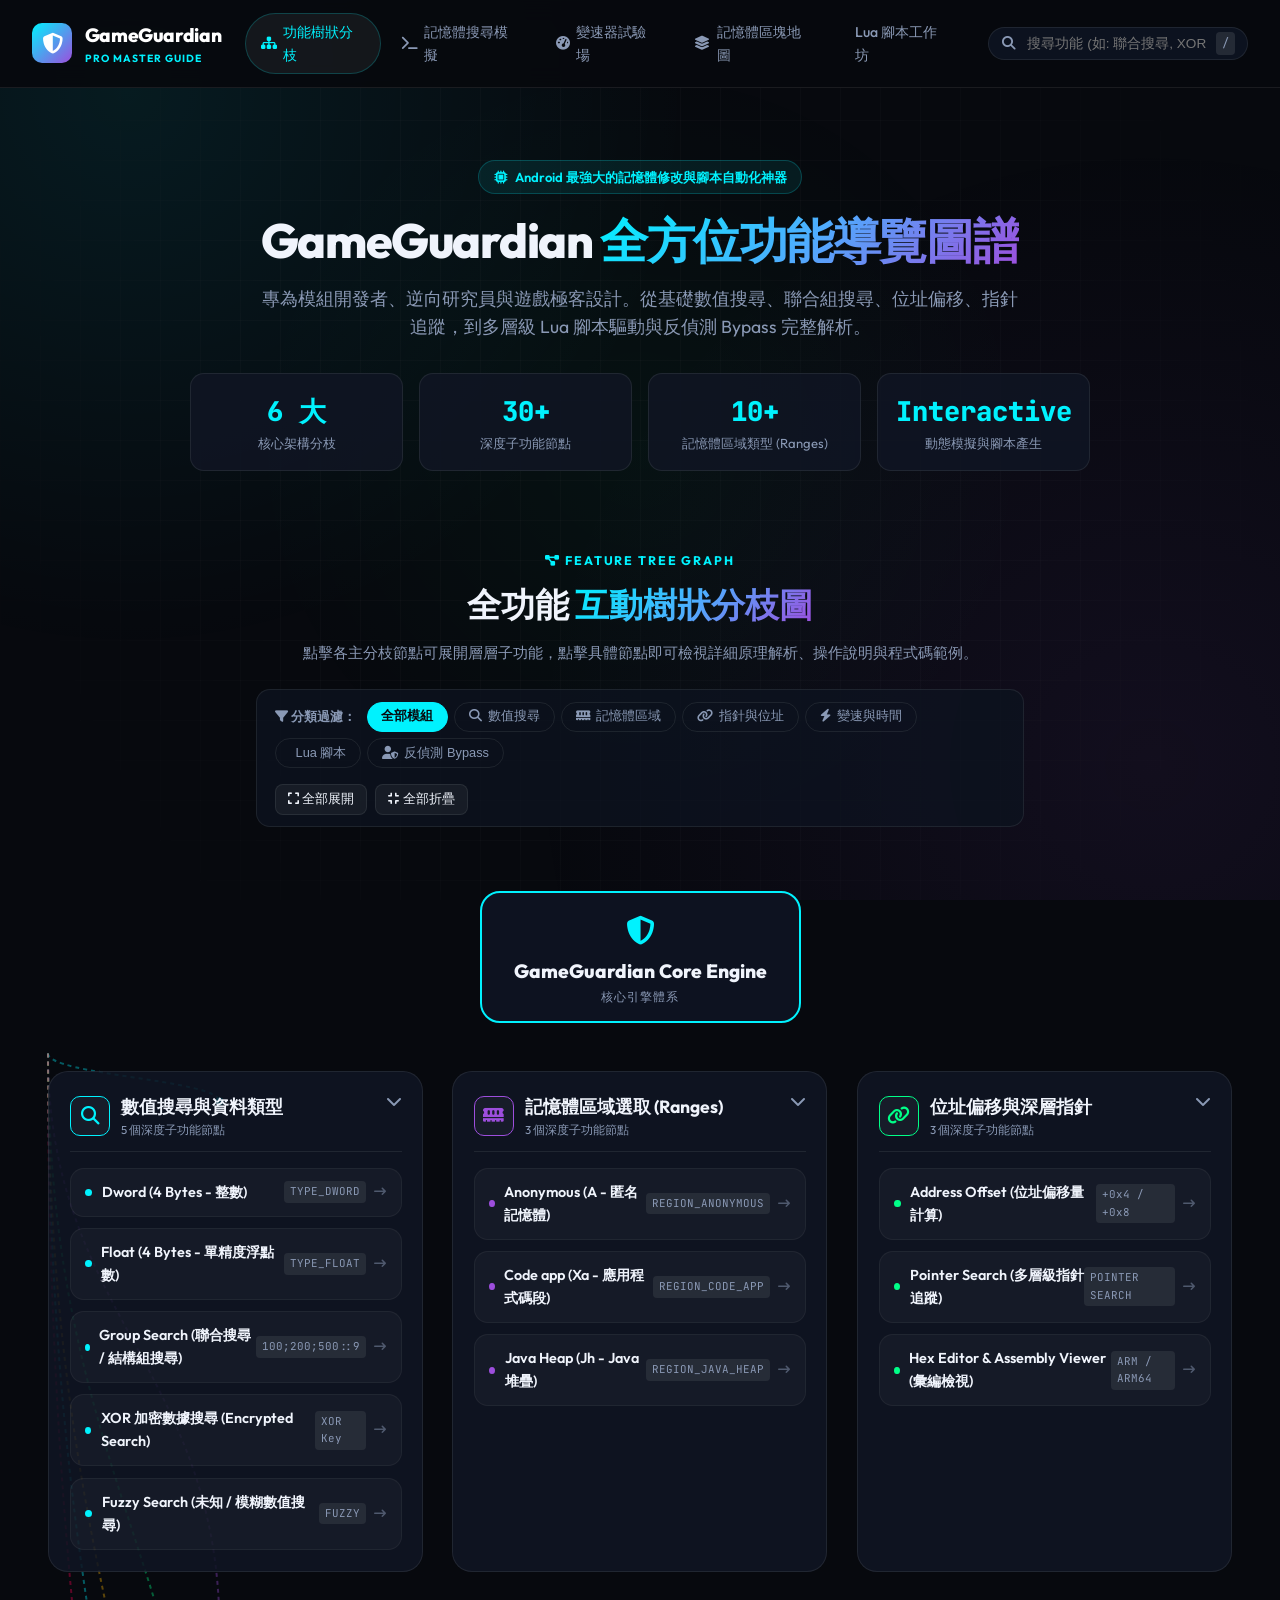
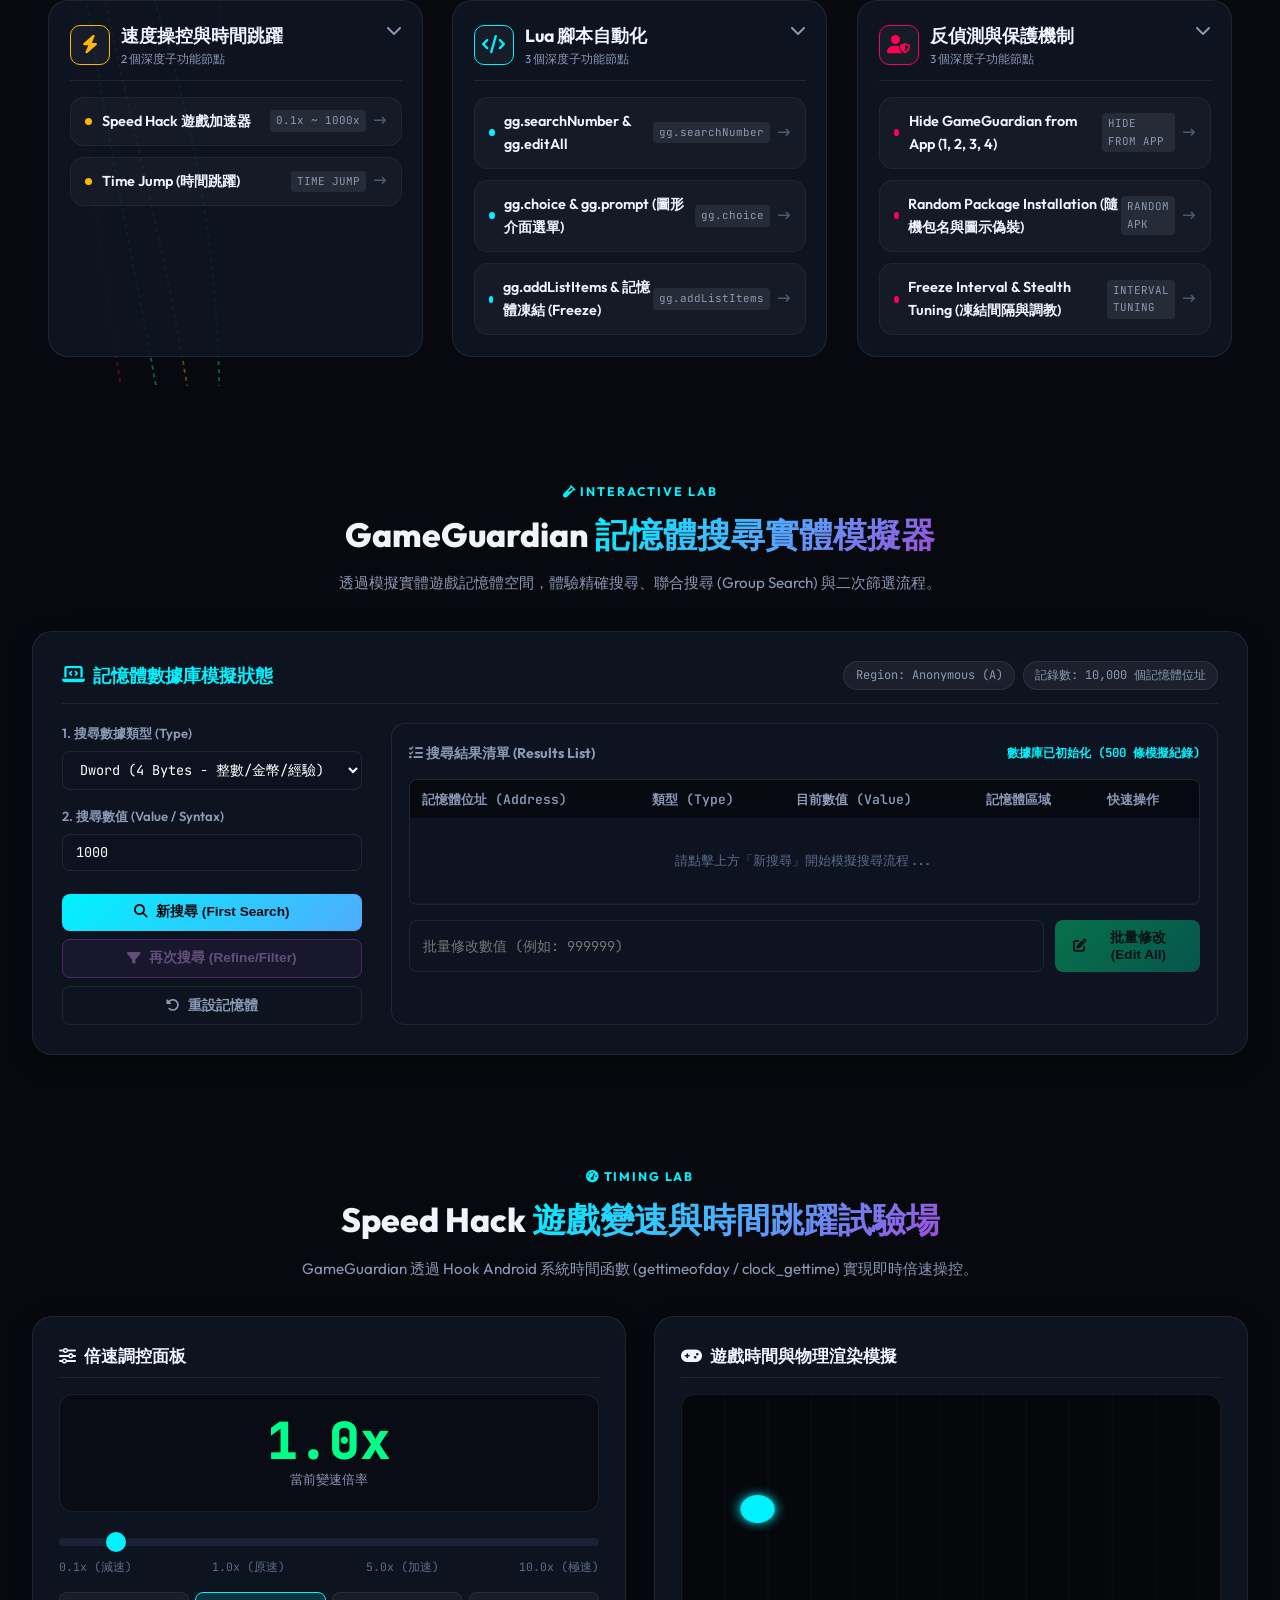
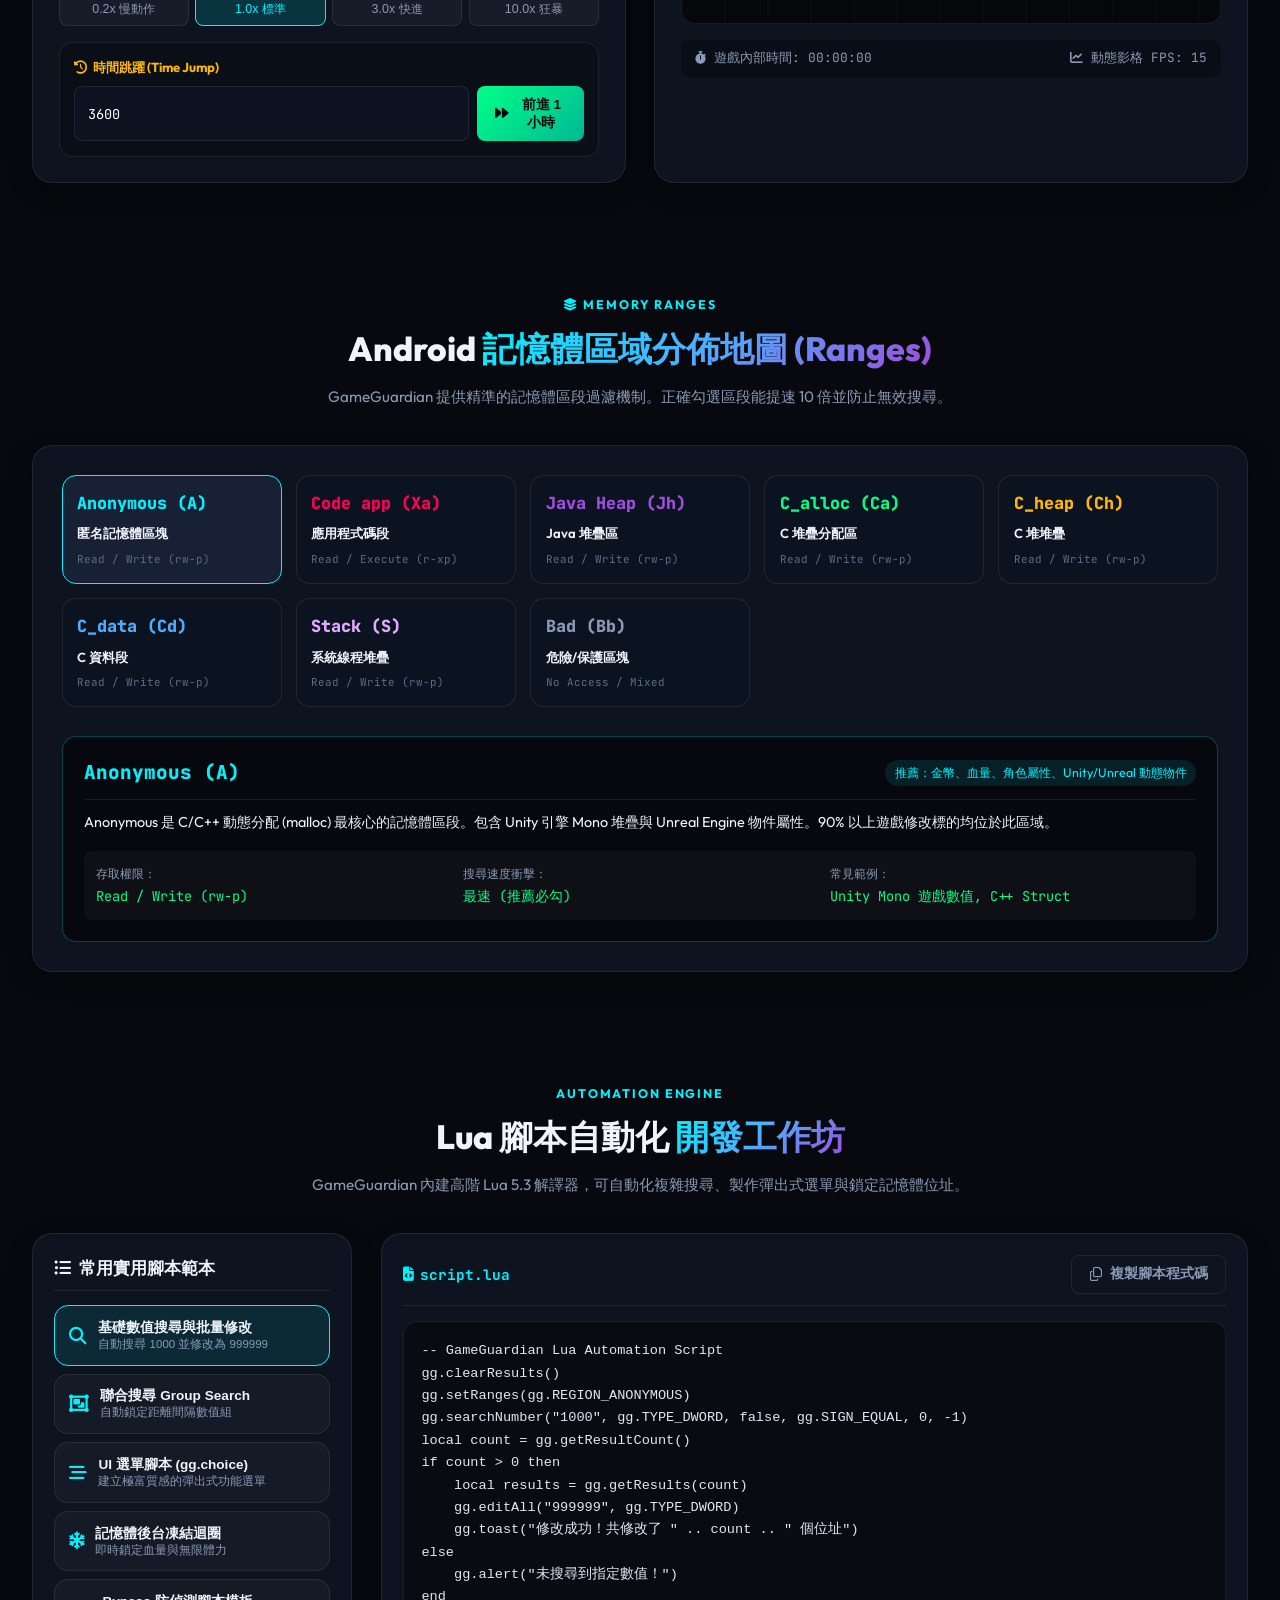
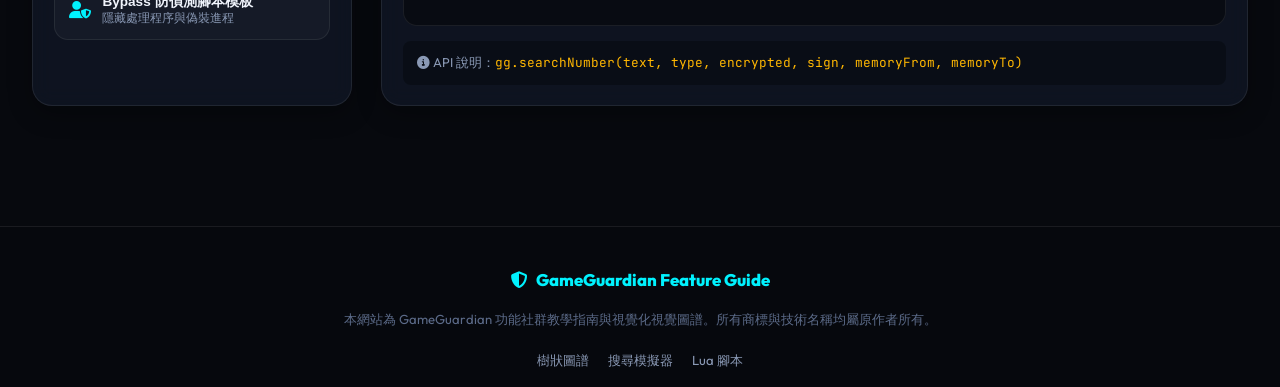
<file: index.html>
<!DOCTYPE html>
<html lang="zh-TW">
<head>
  <meta charset="UTF-8">
  <meta name="viewport" content="width=device-width, initial-scale=1.0">
  <title>GameGuardian 全方位功能指南 & 互動圖譜 | GG Memory Editor Master Reference</title>
  <meta name="description" content="全方位介紹 GameGuardian (GG 修改器) 核心與進階功能，包含記憶體搜尋類型、分枝圖譜、指針追蹤、Lua腳本自動化、記憶體分區與反偵測 Bypass 實戰指南。">
  <!-- Fonts -->
  <link rel="preconnect" href="https://fonts.googleapis.com">
  <link rel="preconnect" href="https://fonts.gstatic.com" crossorigin>
  <link href="https://fonts.googleapis.com/css2?family=JetBrains+Mono:ital,wght@0,400;0,600;0,700;1,400&family=Outfit:wght@300;400;500;600;700;800&display=swap" rel="stylesheet">
  <!-- FontAwesome Icons -->
  <link rel="stylesheet" href="https://cdnjs.cloudflare.com/ajax/libs/font-awesome/6.4.0/css/all.min.css">
  <link rel="stylesheet" href="style.css">
</head>
<body class="dark-theme">
  
  <!-- Background Glow & Grid Canvas -->
  <div class="bg-effects">
    <div class="glow-orb orb-1"></div>
    <div class="glow-orb orb-2"></div>
    <div class="glow-orb orb-3"></div>
    <div class="grid-overlay"></div>
  </div>

  <!-- Navigation Bar -->
  <header class="navbar">
    <div class="nav-container">
      <div class="brand">
        <div class="brand-logo">
          <i class="fa-solid fa-shield-halved"></i>
          <span class="logo-pulse"></span>
        </div>
        <div class="brand-text">
          <span class="brand-title">GameGuardian</span>
          <span class="brand-badge">PRO MASTER GUIDE</span>
        </div>
      </div>

      <nav class="nav-links">
        <a href="#branch-section" class="nav-item active" id="nav-branch"><i class="fa-solid fa-sitemap"></i> 功能樹狀分枝</a>
        <a href="#simulator-section" class="nav-item" id="nav-sim"><i class="fa-solid fa-terminal"></i> 記憶體搜尋模擬</a>
        <a href="#speedhack-section" class="nav-item" id="nav-speed"><i class="fa-solid fa-gauge-high"></i> 變速器試驗場</a>
        <a href="#memory-map-section" class="nav-item" id="nav-mem"><i class="fa-solid fa-layer-group"></i> 記憶體區塊地圖</a>
        <a href="#lua-section" class="nav-item" id="nav-lua"><i class="fa-code"></i> Lua 腳本工作坊</a>
      </nav>

      <div class="nav-actions">
        <div class="search-bar-box">
          <i class="fa-solid fa-magnifying-glass search-icon"></i>
          <input type="text" id="global-search-input" placeholder="搜尋功能 (如: 聯合搜尋, XOR, 指針, Bypass)..." />
          <span class="search-shortcut">/</span>
        </div>
      </div>
    </div>
  </header>

  <!-- Hero Section -->
  <section class="hero-section">
    <div class="hero-container">
      <div class="hero-tag">
        <i class="fa-solid fa-microchip"></i> Android 最強大的記憶體修改與腳本自動化神器
      </div>
      <h1 class="hero-title">
        GameGuardian <span class="gradient-text">全方位功能導覽圖譜</span>
      </h1>
      <p class="hero-subtitle">
        專為模組開發者、逆向研究員與遊戲極客設計。從基礎數值搜尋、聯合組搜尋、位址偏移、指針追蹤，到多層級 Lua 腳本驅動與反偵測 Bypass 完整解析。
      </p>
      
      <div class="hero-stats">
        <div class="stat-card">
          <div class="stat-num">6 大</div>
          <div class="stat-label">核心架構分枝</div>
        </div>
        <div class="stat-card">
          <div class="stat-num">30+</div>
          <div class="stat-label">深度子功能節點</div>
        </div>
        <div class="stat-card">
          <div class="stat-num">10+</div>
          <div class="stat-label">記憶體區域類型 (Ranges)</div>
        </div>
        <div class="stat-card">
          <div class="stat-num">Interactive</div>
          <div class="stat-label">動態模擬與腳本產生</div>
        </div>
      </div>
    </div>
  </section>

  <!-- Main Branch Tree Section -->
  <section id="branch-section" class="branch-section">
    <div class="section-header">
      <div class="section-subtitle"><i class="fa-solid fa-diagram-project"></i> FEATURE TREE GRAPH</div>
      <h2 class="section-title">全功能 <span class="gradient-text">互動樹狀分枝圖</span></h2>
      <p class="section-desc">點擊各主分枝節點可展開層層子功能，點擊具體節點即可檢視詳細原理解析、操作說明與程式碼範例。</p>
      
      <!-- Filter Bar -->
      <div class="branch-controls">
        <div class="filter-group">
          <span class="filter-label"><i class="fa-solid fa-filter"></i> 分類過濾：</span>
          <button class="filter-btn active" data-category="all">全部模組</button>
          <button class="filter-btn" data-category="search"><i class="fa-solid fa-magnifying-glass"></i> 數值搜尋</button>
          <button class="filter-btn" data-category="regions"><i class="fa-solid fa-memory"></i> 記憶體區域</button>
          <button class="filter-btn" data-category="pointer"><i class="fa-solid fa-link"></i> 指針與位址</button>
          <button class="filter-btn" data-category="speed"><i class="fa-solid fa-bolt"></i> 變速與時間</button>
          <button class="filter-btn" data-category="lua"><i class="fa-code"></i> Lua 腳本</button>
          <button class="filter-btn" data-category="bypass"><i class="fa-solid fa-user-shield"></i> 反偵測 Bypass</button>
        </div>
        <div class="tree-view-actions">
          <button id="expand-all-btn" class="action-btn"><i class="fa-solid fa-expand"></i> 全部展開</button>
          <button id="collapse-all-btn" class="action-btn"><i class="fa-solid fa-compress"></i> 全部折疊</button>
        </div>
      </div>
    </div>

    <!-- Dynamic Branch Tree Canvas / DOM Structure -->
    <div class="branch-tree-container" id="branch-tree-container">
      <svg id="tree-connections" class="tree-connections-svg"></svg>
      <div class="tree-root-wrapper">
        <div class="tree-root-node">
          <div class="root-icon"><i class="fa-solid fa-shield-halved"></i></div>
          <div class="root-label">GameGuardian Core Engine</div>
          <div class="root-sub">核心引擎體系</div>
        </div>
        <div class="branches-wrapper" id="branches-wrapper">
          <!-- Rendered by JS -->
        </div>
      </div>
    </div>
  </section>

  <!-- Interactive Search Simulator Section -->
  <section id="simulator-section" class="interactive-section">
    <div class="section-header">
      <div class="section-subtitle"><i class="fa-solid fa-vial"></i> INTERACTIVE LAB</div>
      <h2 class="section-title">GameGuardian <span class="gradient-text">記憶體搜尋實體模擬器</span></h2>
      <p class="section-desc">透過模擬實體遊戲記憶體空間，體驗精確搜尋、聯合搜尋 (Group Search) 與二次篩選流程。</p>
    </div>

    <div class="simulator-card glass-panel">
      <div class="sim-header">
        <div class="sim-title"><i class="fa-solid fa-laptop-code"></i> 記憶體數據庫模擬狀態</div>
        <div class="sim-badges">
          <span class="sim-badge" id="sim-region-badge">Region: Anonymous (A)</span>
          <span class="sim-badge" id="sim-count-badge">記錄數: 10,000 個記憶體位址</span>
        </div>
      </div>

      <div class="sim-body">
        <!-- Controls Panel -->
        <div class="sim-controls">
          <div class="sim-form-group">
            <label for="sim-search-type">1. 搜尋數據類型 (Type)</label>
            <select id="sim-search-type" class="sim-input">
              <option value="Dword">Dword (4 Bytes - 整數/金幣/經驗)</option>
              <option value="Float">Float (4 Bytes - 單精度/血量/座標)</option>
              <option value="Group">Group Search (聯合搜尋: 100;200;500::9)</option>
              <option value="Xor">XOR 加密數據 (XOR Encrypted)</option>
            </select>
          </div>

          <div class="sim-form-group">
            <label for="sim-search-val">2. 搜尋數值 (Value / Syntax)</label>
            <input type="text" id="sim-search-val" class="sim-input" value="1000" placeholder="輸入搜尋數值，例如 1000 或 100;500::9" />
          </div>

          <div class="sim-button-group">
            <button id="sim-btn-first" class="btn btn-primary"><i class="fa-solid fa-magnifying-glass"></i> 新搜尋 (First Search)</button>
            <button id="sim-btn-refine" class="btn btn-secondary" disabled><i class="fa-solid fa-filter"></i> 再次搜尋 (Refine/Filter)</button>
            <button id="sim-btn-reset" class="btn btn-outline"><i class="fa-solid fa-rotate-left"></i> 重設記憶體</button>
          </div>
        </div>

        <!-- Simulator Result Panel -->
        <div class="sim-results-panel">
          <div class="sim-panel-title">
            <span><i class="fa-solid fa-list-check"></i> 搜尋結果清單 (Results List)</span>
            <span id="sim-result-status">尚未執行搜尋</span>
          </div>

          <div class="sim-table-wrapper">
            <table class="sim-table">
              <thead>
                <tr>
                  <th>記憶體位址 (Address)</th>
                  <th>類型 (Type)</th>
                  <th>目前數值 (Value)</th>
                  <th>記憶體區域</th>
                  <th>快速操作</th>
                </tr>
              </thead>
              <tbody id="sim-table-body">
                <tr>
                  <td colspan="5" class="empty-msg">請點擊上方「新搜尋」開始模擬搜尋流程...</td>
                </tr>
              </tbody>
            </table>
          </div>

          <div class="sim-batch-action">
            <input type="text" id="sim-edit-all-val" class="sim-input" placeholder="批量修改數值 (例如: 999999)" />
            <button id="sim-btn-edit-all" class="btn btn-accent" disabled><i class="fa-solid fa-pen-to-square"></i> 批量修改 (Edit All)</button>
          </div>
        </div>
      </div>
    </div>
  </section>

  <!-- Interactive Speed Hack Section -->
  <section id="speedhack-section" class="interactive-section">
    <div class="section-header">
      <div class="section-subtitle"><i class="fa-solid fa-gauge-high"></i> TIMING LAB</div>
      <h2 class="section-title">Speed Hack <span class="gradient-text">遊戲變速與時間跳躍試驗場</span></h2>
      <p class="section-desc">GameGuardian 透過 Hook Android 系統時間函數 (gettimeofday / clock_gettime) 實現即時倍速操控。</p>
    </div>

    <div class="speedhack-grid">
      <!-- Controller Card -->
      <div class="glass-panel speed-card">
        <h3 class="card-title"><i class="fa-solid fa-sliders"></i> 倍速調控面板</h3>
        <div class="speed-display">
          <span class="speed-val" id="speed-multiplier-text">1.0x</span>
          <span class="speed-label">當前變速倍率</span>
        </div>

        <div class="speed-slider-wrapper">
          <input type="range" id="speed-slider" min="0.1" max="10.0" step="0.1" value="1.0" class="custom-slider">
          <div class="slider-marks">
            <span>0.1x (減速)</span>
            <span>1.0x (原速)</span>
            <span>5.0x (加速)</span>
            <span>10.0x (極速)</span>
          </div>
        </div>

        <div class="speed-preset-buttons">
          <button class="preset-btn" data-speed="0.2">0.2x 慢動作</button>
          <button class="preset-btn active" data-speed="1.0">1.0x 標準</button>
          <button class="preset-btn" data-speed="3.0">3.0x 快進</button>
          <button class="preset-btn" data-speed="10.0">10.0x 狂暴</button>
        </div>

        <div class="time-jump-box">
          <div class="box-title"><i class="fa-solid fa-clock-rotate-left"></i> 時間跳躍 (Time Jump)</div>
          <div class="jump-inputs">
            <input type="number" id="jump-seconds" class="sim-input" value="3600" placeholder="秒數">
            <button id="btn-time-jump" class="btn btn-accent"><i class="fa-solid fa-forward"></i> 前進 1 小時</button>
          </div>
        </div>
      </div>

      <!-- Animation Visualizer -->
      <div class="glass-panel animation-card">
        <h3 class="card-title"><i class="fa-solid fa-gamepad"></i> 遊戲時間與物理渲染模擬</h3>
        <div class="game-canvas-container">
          <canvas id="game-sim-canvas" width="500" height="260"></canvas>
        </div>
        <div class="game-sim-stats">
          <div><i class="fa-solid fa-stopwatch"></i> 遊戲內部時間: <span id="game-time-clock">00:00:00</span></div>
          <div><i class="fa-solid fa-chart-line"></i> 動態影格 FPS: <span id="game-fps-counter">60</span></div>
        </div>
      </div>
    </div>
  </section>

  <!-- Memory Regions Map Section -->
  <section id="memory-map-section" class="interactive-section">
    <div class="section-header">
      <div class="section-subtitle"><i class="fa-solid fa-layer-group"></i> MEMORY RANGES</div>
      <h2 class="section-title">Android <span class="gradient-text">記憶體區域分佈地圖 (Ranges)</span></h2>
      <p class="section-desc">GameGuardian 提供精準的記憶體區段過濾機制。正確勾選區段能提速 10 倍並防止無效搜尋。</p>
    </div>

    <div class="memory-map-wrapper glass-panel">
      <div class="memory-map-grid" id="memory-map-grid">
        <!-- Rendered by JS -->
      </div>

      <div class="memory-details-box" id="memory-details-box">
        <div class="mem-detail-header">
          <span class="mem-code" id="mem-detail-code">Anonymous (A)</span>
          <span class="mem-tag" id="mem-detail-recommend">推薦標的：金幣、血量、動態物件</span>
        </div>
        <p class="mem-detail-desc" id="mem-detail-desc">
          Anonymous 區域是用戶端 C/C++ 動態分配 (malloc) 最常儲存遊戲核心數據的地方（如 Unity 的 Mono 堆疊、Unreal Engine 的動態物件數據）。90% 的數值修改都在此區段。
        </p>
        <div class="mem-detail-meta">
          <div class="meta-item">
            <span class="meta-lbl">存取權限：</span>
            <span class="meta-val" id="mem-detail-perm">Read / Write (rw-p)</span>
          </div>
          <div class="meta-item">
            <span class="meta-lbl">搜尋速度衝擊：</span>
            <span class="meta-val" id="mem-detail-speed">中等 (推薦勾選)</span>
          </div>
          <div class="meta-item">
            <span class="meta-lbl">常見範例：</span>
            <span class="meta-val" id="mem-detail-example">Unity Mono 遊戲數值, C++ Struct</span>
          </div>
        </div>
      </div>
    </div>
  </section>

  <!-- Lua Scripting Workshop Section -->
  <section id="lua-section" class="interactive-section">
    <div class="section-header">
      <div class="section-subtitle"><i class="fa-code"></i> AUTOMATION ENGINE</div>
      <h2 class="section-title">Lua 腳本自動化 <span class="gradient-text">開發工作坊</span></h2>
      <p class="section-desc">GameGuardian 內建高階 Lua 5.3 解譯器，可自動化複雜搜尋、製作彈出式選單與鎖定記憶體位址。</p>
    </div>

    <div class="lua-workshop-grid">
      <!-- Templates Selector -->
      <div class="glass-panel lua-sidebar">
        <h3 class="card-title"><i class="fa-solid fa-list-ul"></i> 常用實用腳本範本</h3>
        <div class="lua-template-list">
          <button class="lua-tmpl-btn active" data-tmpl="basic-search">
            <i class="fa-solid fa-magnifying-glass"></i>
            <div>
              <div class="tmpl-name">基礎數值搜尋與批量修改</div>
              <div class="tmpl-desc">自動搜尋 1000 並修改為 999999</div>
            </div>
          </button>

          <button class="lua-tmpl-btn" data-tmpl="group-search">
            <i class="fa-solid fa-object-group"></i>
            <div>
              <div class="tmpl-name">聯合搜尋 Group Search</div>
              <div class="tmpl-desc">自動鎖定距離間隔數值組</div>
            </div>
          </button>

          <button class="lua-tmpl-btn" data-tmpl="custom-menu">
            <i class="fa-solid fa-bars-staggered"></i>
            <div>
              <div class="tmpl-name">UI 選單腳本 (gg.choice)</div>
              <div class="tmpl-desc">建立極富質感的彈出式功能選單</div>
            </div>
          </button>

          <button class="lua-tmpl-btn" data-tmpl="pointer-freeze">
            <i class="fa-solid fa-snowflake"></i>
            <div>
              <div class="tmpl-name">記憶體後台凍結迴圈</div>
              <div class="tmpl-desc">即時鎖定血量與無限體力</div>
            </div>
          </button>

          <button class="lua-tmpl-btn" data-tmpl="bypass-wrapper">
            <i class="fa-solid fa-user-shield"></i>
            <div>
              <div class="tmpl-name">Bypass 防偵測腳本模板</div>
              <div class="tmpl-desc">隱藏處理程序與偽裝進程</div>
            </div>
          </button>
        </div>
      </div>

      <!-- Code Preview & Editor -->
      <div class="glass-panel lua-editor-panel">
        <div class="editor-header">
          <div class="editor-title"><i class="fa-solid fa-file-code"></i> script.lua</div>
          <button id="copy-lua-btn" class="btn btn-outline btn-sm"><i class="fa-regular fa-copy"></i> 複製腳本程式碼</button>
        </div>
        
        <pre class="code-block"><code id="lua-code-display">-- GameGuardian Lua Automation Script
gg.clearResults()
gg.setRanges(gg.REGION_ANONYMOUS)
gg.searchNumber("1000", gg.TYPE_DWORD, false, gg.SIGN_EQUAL, 0, -1)
local count = gg.getResultCount()
if count > 0 then
    local results = gg.getResults(count)
    gg.editAll("999999", gg.TYPE_DWORD)
    gg.toast("修改成功！共修改了 " .. count .. " 個位址")
else
    gg.alert("未搜尋到指定數值！")
end</code></pre>

        <div class="editor-footer">
          <div class="api-doc-tip">
            <i class="fa-solid fa-circle-info"></i> API 說明：<code>gg.searchNumber(text, type, encrypted, sign, memoryFrom, memoryTo)</code>
          </div>
        </div>
      </div>
    </div>
  </section>

  <!-- Detailed Modal Drawer for Branch Node -->
  <div id="feature-modal" class="modal-backdrop">
    <div class="modal-container glass-panel">
      <button class="modal-close" id="modal-close-btn"><i class="fa-solid fa-xmark"></i></button>
      
      <div class="modal-header">
        <div class="modal-icon-wrapper" id="modal-icon"><i class="fa-solid fa-cube"></i></div>
        <div>
          <div class="modal-category" id="modal-category">CATEGORY</div>
          <h2 class="modal-title" id="modal-title">Feature Name</h2>
        </div>
      </div>

      <div class="modal-body">
        <div class="modal-section">
          <h3><i class="fa-solid fa-book-open"></i> 原理與核心概念</h3>
          <p id="modal-concept">Concept description here...</p>
        </div>

        <div class="modal-section">
          <h3><i class="fa-solid fa-list-ol"></i> 實戰操作步驟 (Step-by-step)</h3>
          <ol id="modal-steps" class="custom-steps-list">
            <!-- Step items -->
          </ol>
        </div>

        <div class="modal-section" id="modal-code-sec">
          <h3><i class="fa-solid fa-code"></i> Lua 相關代碼與關鍵 API</h3>
          <pre class="code-block"><code id="modal-code-block">-- Code snippet</code></pre>
        </div>

        <div class="modal-section" id="modal-tips-sec">
          <div class="alert-box alert-tip">
            <i class="fa-solid fa-lightbulb alert-icon"></i>
            <div>
              <strong>專家技巧 (Pro Tip)：</strong>
              <span id="modal-tip-text">Pro tip text here.</span>
            </div>
          </div>
        </div>
      </div>
    </div>
  </div>

  <!-- Footer -->
  <footer class="footer">
    <div class="footer-container">
      <div class="footer-brand">
        <i class="fa-solid fa-shield-halved"></i> GameGuardian Feature Guide
      </div>
      <p class="footer-copy">
        本網站為 GameGuardian 功能社群教學指南與視覺化視覺圖譜。所有商標與技術名稱均屬原作者所有。
      </p>
      <div class="footer-links">
        <a href="#branch-section">樹狀圖譜</a>
        <a href="#simulator-section">搜尋模擬器</a>
        <a href="#lua-section">Lua 腳本</a>
      </div>
    </div>
  </footer>

  <script src="app.js"></script>
</body>
</html>
</file>
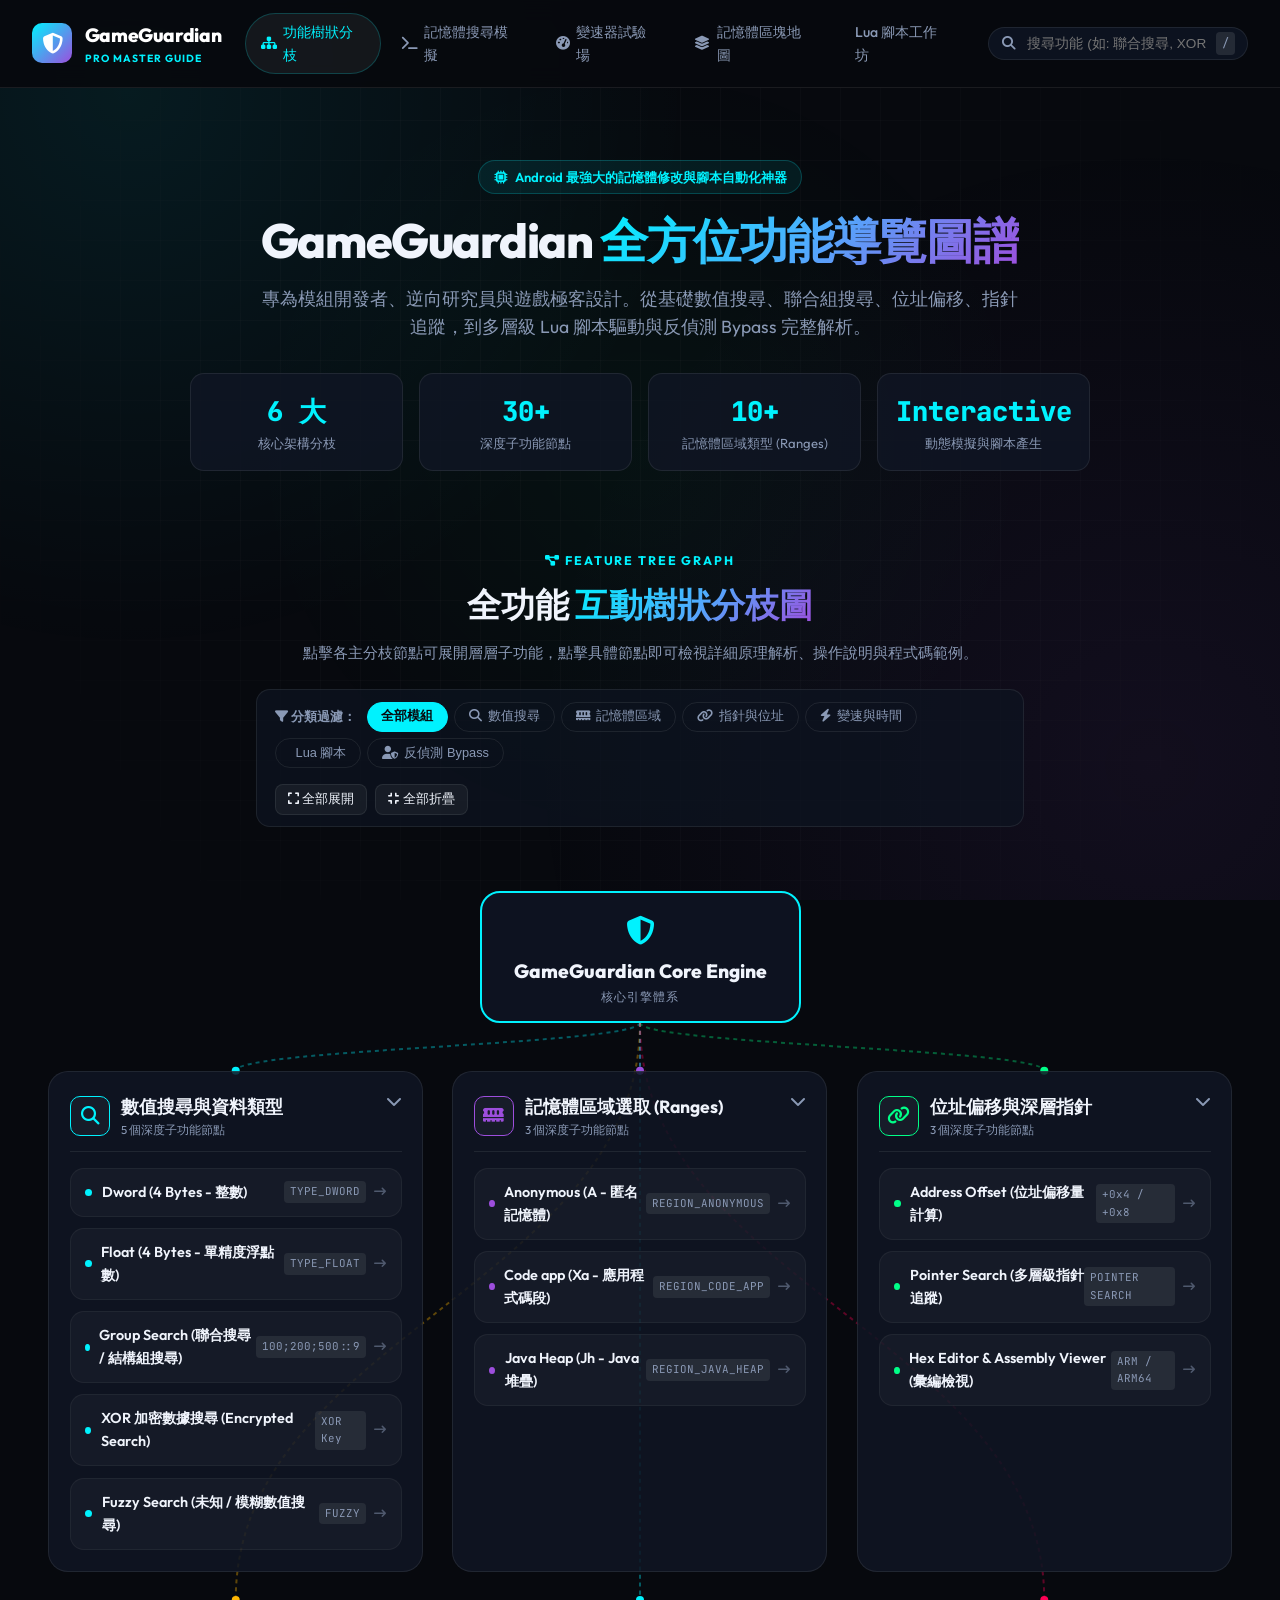
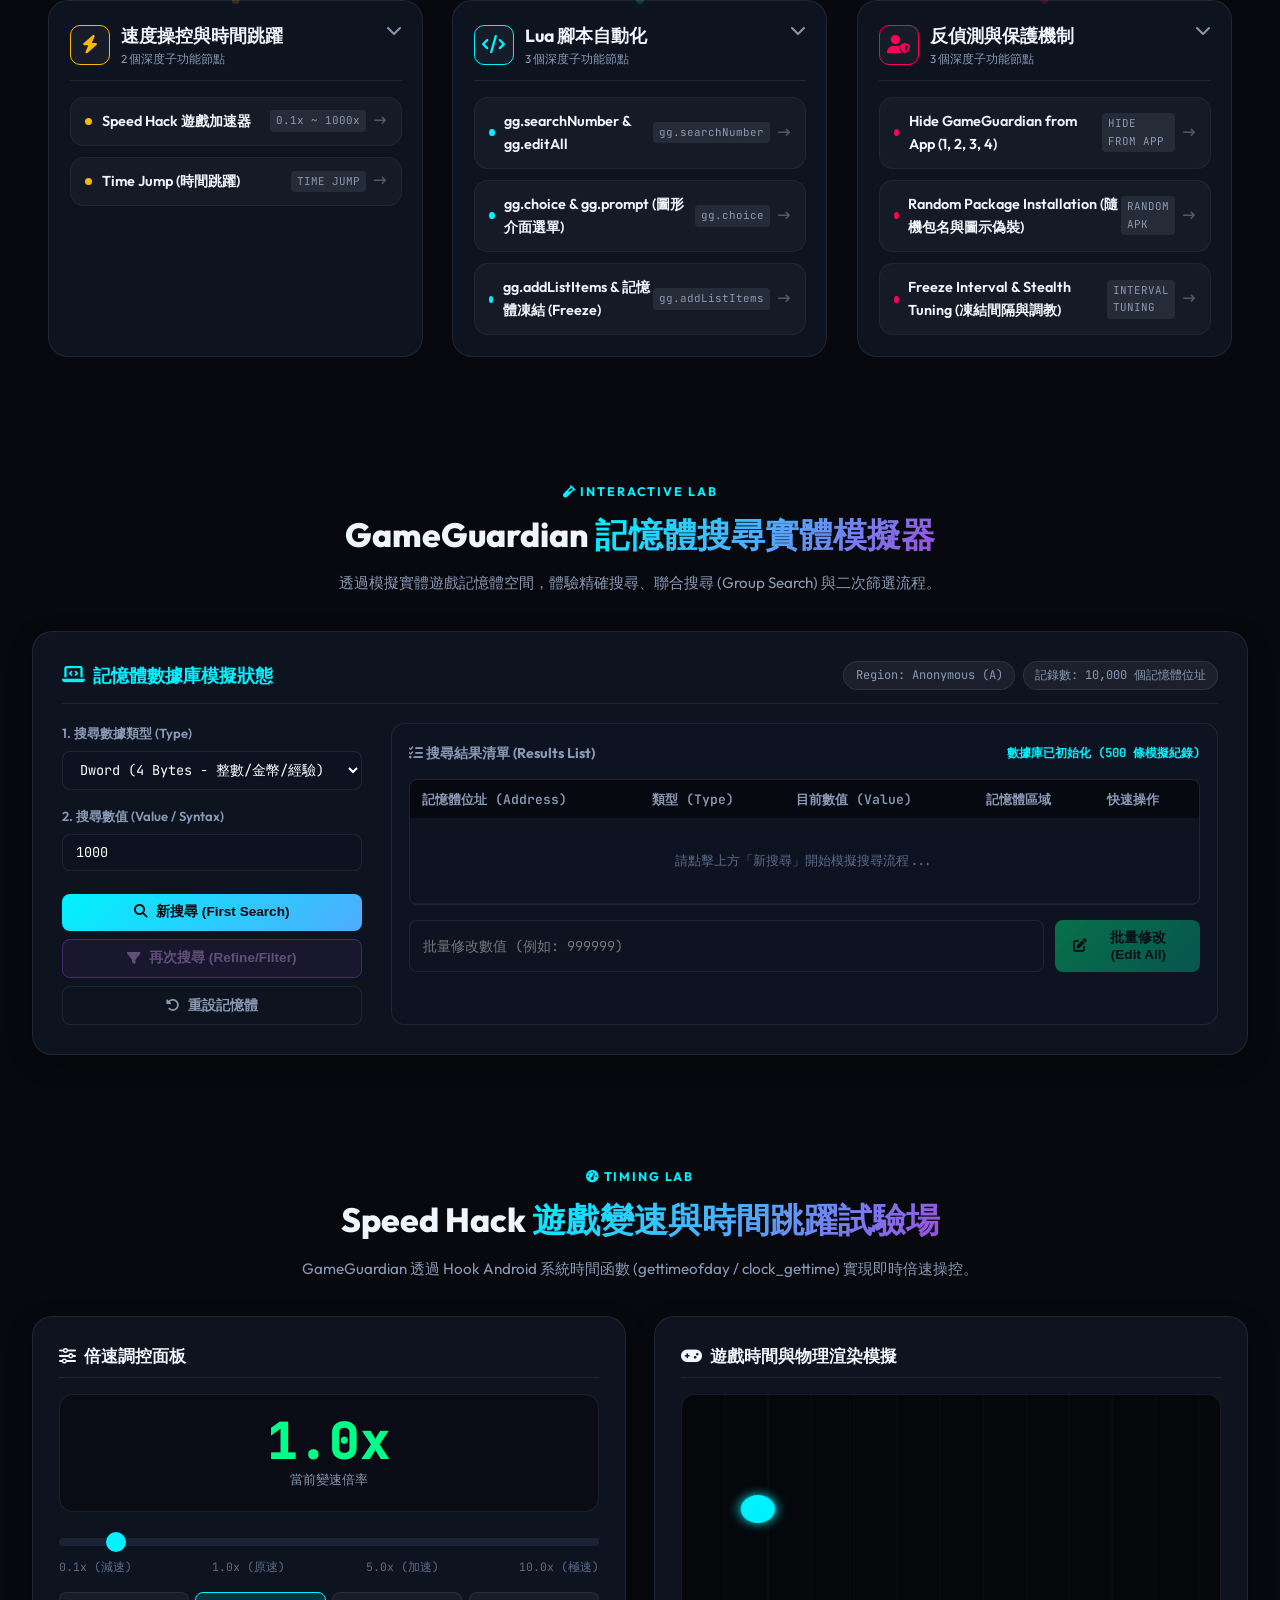
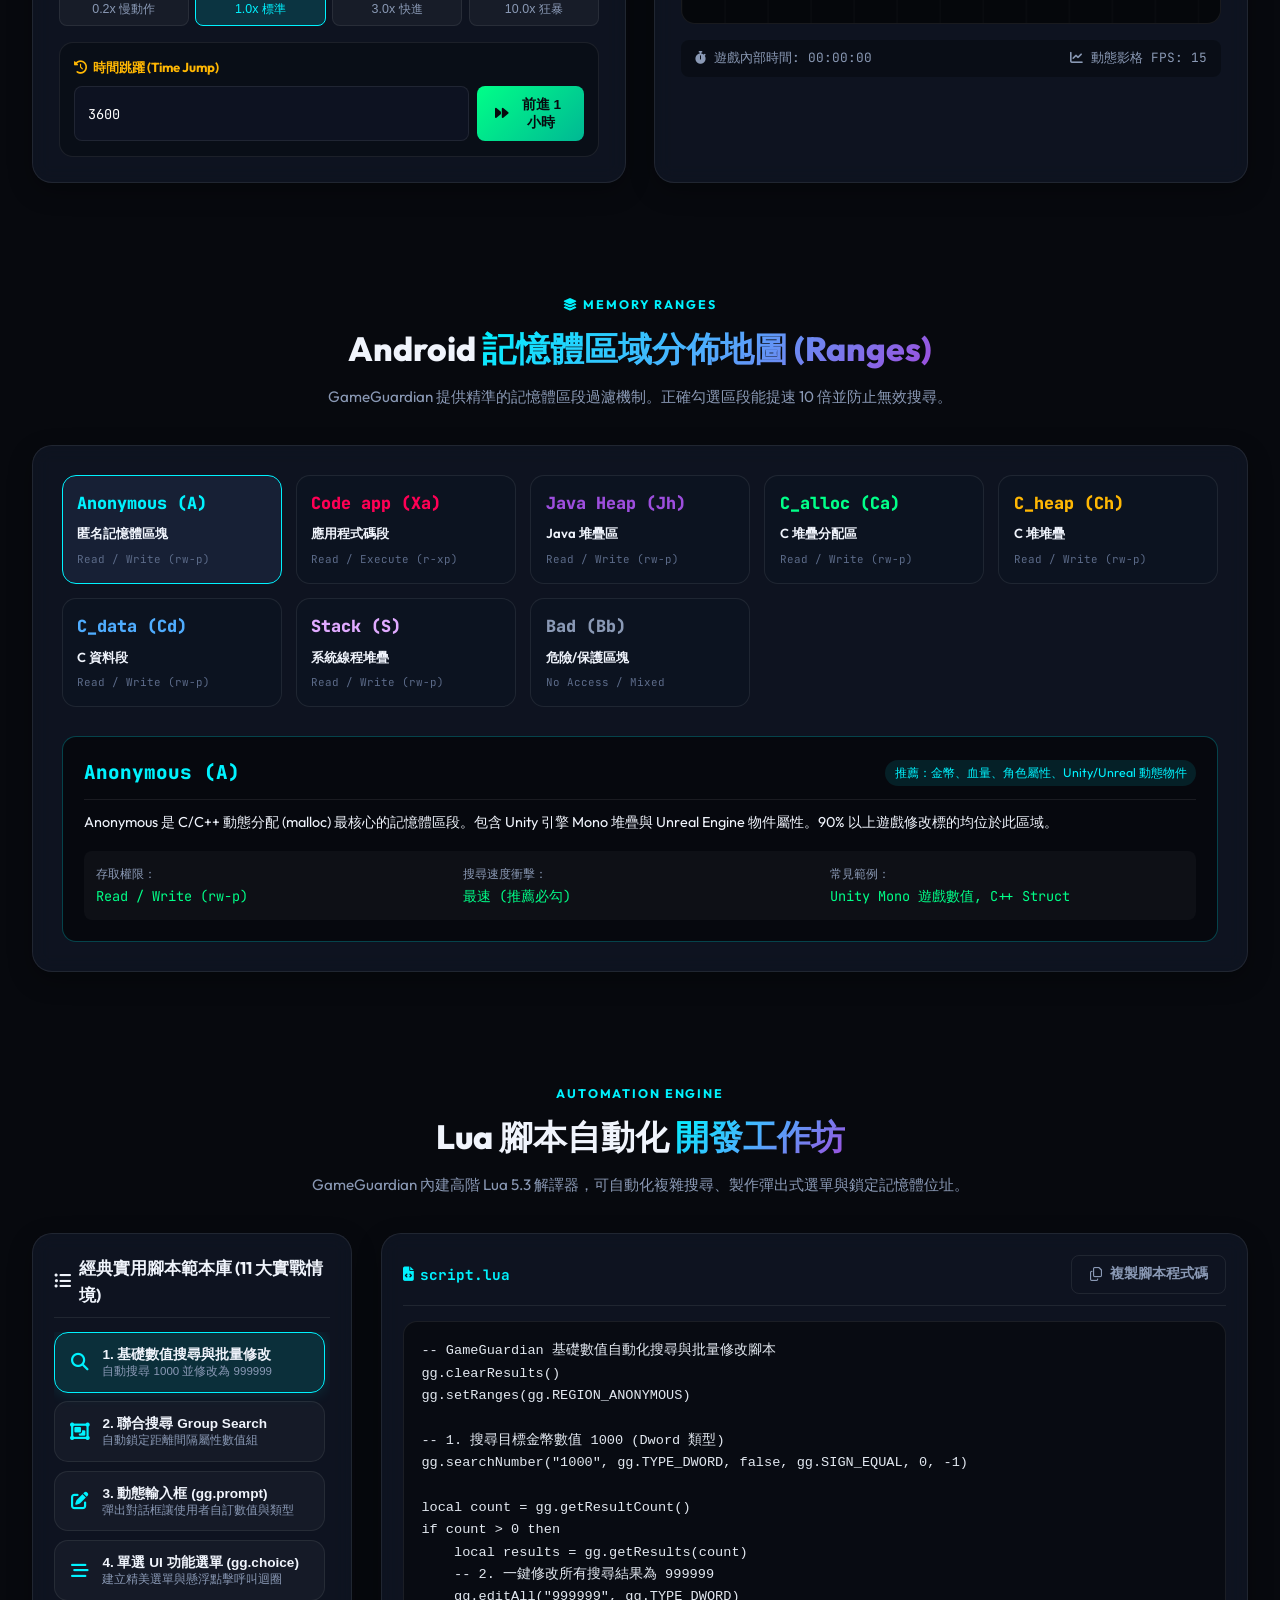
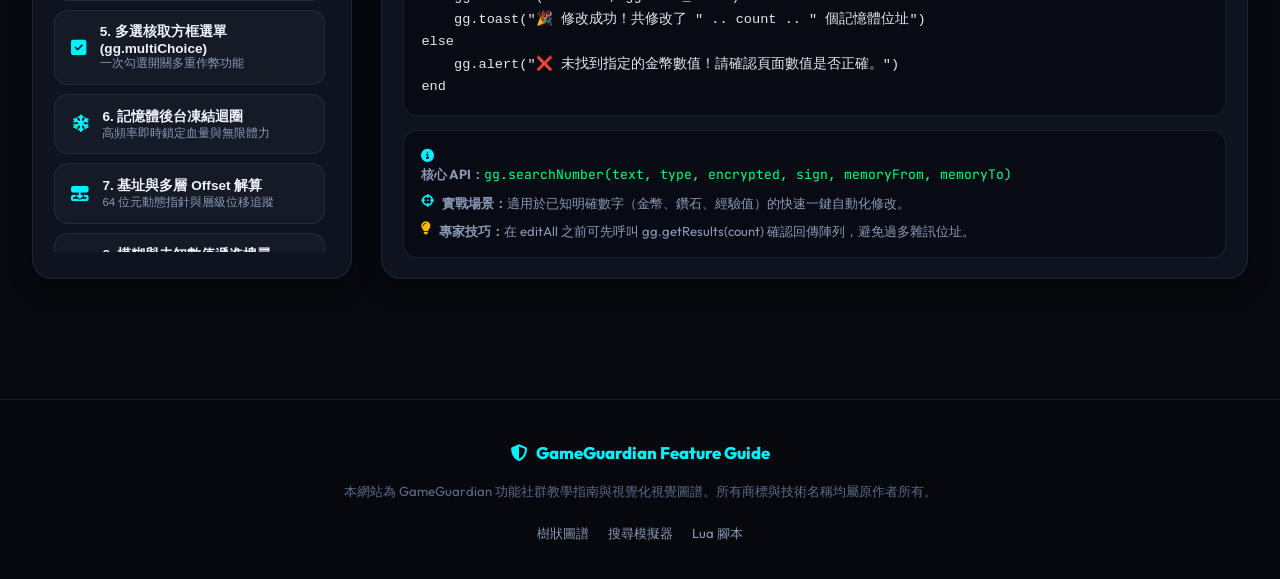
<file: android_project/assets/index.html>
<!DOCTYPE html>
<html lang="zh-TW">
<head>
  <meta charset="UTF-8">
  <meta name="viewport" content="width=device-width, initial-scale=1.0">
  <title>GameGuardian 全方位功能指南 & 互動圖譜 | GG Memory Editor Master Reference</title>
  <meta name="description" content="全方位介紹 GameGuardian (GG 修改器) 核心與進階功能，包含記憶體搜尋類型、分枝圖譜、指針追蹤、Lua腳本自動化、記憶體分區與反偵測 Bypass 實戰指南。">
  <!-- Fonts -->
  <link rel="preconnect" href="https://fonts.googleapis.com">
  <link rel="preconnect" href="https://fonts.gstatic.com" crossorigin>
  <link href="https://fonts.googleapis.com/css2?family=JetBrains+Mono:ital,wght@0,400;0,600;0,700;1,400&family=Outfit:wght@300;400;500;600;700;800&display=swap" rel="stylesheet">
  <!-- FontAwesome Icons -->
  <link rel="stylesheet" href="https://cdnjs.cloudflare.com/ajax/libs/font-awesome/6.4.0/css/all.min.css">
  <link rel="stylesheet" href="style.css">
</head>
<body class="dark-theme">
  
  <!-- Background Glow & Grid Canvas -->
  <div class="bg-effects">
    <div class="glow-orb orb-1"></div>
    <div class="glow-orb orb-2"></div>
    <div class="glow-orb orb-3"></div>
    <div class="grid-overlay"></div>
  </div>

  <!-- Navigation Bar -->
  <header class="navbar">
    <div class="nav-container">
      <div class="brand">
        <div class="brand-logo">
          <i class="fa-solid fa-shield-halved"></i>
          <span class="logo-pulse"></span>
        </div>
        <div class="brand-text">
          <span class="brand-title">GameGuardian</span>
          <span class="brand-badge">PRO MASTER GUIDE</span>
        </div>
      </div>

      <nav class="nav-links">
        <a href="#branch-section" class="nav-item active" id="nav-branch"><i class="fa-solid fa-sitemap"></i> 功能樹狀分枝</a>
        <a href="#simulator-section" class="nav-item" id="nav-sim"><i class="fa-solid fa-terminal"></i> 記憶體搜尋模擬</a>
        <a href="#speedhack-section" class="nav-item" id="nav-speed"><i class="fa-solid fa-gauge-high"></i> 變速器試驗場</a>
        <a href="#memory-map-section" class="nav-item" id="nav-mem"><i class="fa-solid fa-layer-group"></i> 記憶體區塊地圖</a>
        <a href="#lua-section" class="nav-item" id="nav-lua"><i class="fa-code"></i> Lua 腳本工作坊</a>
      </nav>

      <div class="nav-actions">
        <div class="search-bar-box">
          <i class="fa-solid fa-magnifying-glass search-icon"></i>
          <input type="text" id="global-search-input" placeholder="搜尋功能 (如: 聯合搜尋, XOR, 指針, Bypass)..." />
          <span class="search-shortcut">/</span>
        </div>
      </div>
    </div>
  </header>

  <!-- Hero Section -->
  <section class="hero-section">
    <div class="hero-container">
      <div class="hero-tag">
        <i class="fa-solid fa-microchip"></i> Android 最強大的記憶體修改與腳本自動化神器
      </div>
      <h1 class="hero-title">
        GameGuardian <span class="gradient-text">全方位功能導覽圖譜</span>
      </h1>
      <p class="hero-subtitle">
        專為模組開發者、逆向研究員與遊戲極客設計。從基礎數值搜尋、聯合組搜尋、位址偏移、指針追蹤，到多層級 Lua 腳本驅動與反偵測 Bypass 完整解析。
      </p>
      
      <div class="hero-stats">
        <div class="stat-card">
          <div class="stat-num">6 大</div>
          <div class="stat-label">核心架構分枝</div>
        </div>
        <div class="stat-card">
          <div class="stat-num">30+</div>
          <div class="stat-label">深度子功能節點</div>
        </div>
        <div class="stat-card">
          <div class="stat-num">10+</div>
          <div class="stat-label">記憶體區域類型 (Ranges)</div>
        </div>
        <div class="stat-card">
          <div class="stat-num">Interactive</div>
          <div class="stat-label">動態模擬與腳本產生</div>
        </div>
      </div>
    </div>
  </section>

  <!-- Main Branch Tree Section -->
  <section id="branch-section" class="branch-section">
    <div class="section-header">
      <div class="section-subtitle"><i class="fa-solid fa-diagram-project"></i> FEATURE TREE GRAPH</div>
      <h2 class="section-title">全功能 <span class="gradient-text">互動樹狀分枝圖</span></h2>
      <p class="section-desc">點擊各主分枝節點可展開層層子功能，點擊具體節點即可檢視詳細原理解析、操作說明與程式碼範例。</p>
      
      <!-- Filter Bar -->
      <div class="branch-controls">
        <div class="filter-group">
          <span class="filter-label"><i class="fa-solid fa-filter"></i> 分類過濾：</span>
          <button class="filter-btn active" data-category="all">全部模組</button>
          <button class="filter-btn" data-category="search"><i class="fa-solid fa-magnifying-glass"></i> 數值搜尋</button>
          <button class="filter-btn" data-category="regions"><i class="fa-solid fa-memory"></i> 記憶體區域</button>
          <button class="filter-btn" data-category="pointer"><i class="fa-solid fa-link"></i> 指針與位址</button>
          <button class="filter-btn" data-category="speed"><i class="fa-solid fa-bolt"></i> 變速與時間</button>
          <button class="filter-btn" data-category="lua"><i class="fa-code"></i> Lua 腳本</button>
          <button class="filter-btn" data-category="bypass"><i class="fa-solid fa-user-shield"></i> 反偵測 Bypass</button>
        </div>
        <div class="tree-view-actions">
          <button id="expand-all-btn" class="action-btn"><i class="fa-solid fa-expand"></i> 全部展開</button>
          <button id="collapse-all-btn" class="action-btn"><i class="fa-solid fa-compress"></i> 全部折疊</button>
        </div>
      </div>
    </div>

    <!-- Dynamic Branch Tree Canvas / DOM Structure -->
    <div class="branch-tree-container" id="branch-tree-container">
      <svg id="tree-connections" class="tree-connections-svg"></svg>
      <div class="tree-root-wrapper">
        <div class="tree-root-node">
          <div class="root-icon"><i class="fa-solid fa-shield-halved"></i></div>
          <div class="root-label">GameGuardian Core Engine</div>
          <div class="root-sub">核心引擎體系</div>
        </div>
        <div class="branches-wrapper" id="branches-wrapper">
          <!-- Rendered by JS -->
        </div>
      </div>
    </div>
  </section>

  <!-- Interactive Search Simulator Section -->
  <section id="simulator-section" class="interactive-section">
    <div class="section-header">
      <div class="section-subtitle"><i class="fa-solid fa-vial"></i> INTERACTIVE LAB</div>
      <h2 class="section-title">GameGuardian <span class="gradient-text">記憶體搜尋實體模擬器</span></h2>
      <p class="section-desc">透過模擬實體遊戲記憶體空間，體驗精確搜尋、聯合搜尋 (Group Search) 與二次篩選流程。</p>
    </div>

    <div class="simulator-card glass-panel">
      <div class="sim-header">
        <div class="sim-title"><i class="fa-solid fa-laptop-code"></i> 記憶體數據庫模擬狀態</div>
        <div class="sim-badges">
          <span class="sim-badge" id="sim-region-badge">Region: Anonymous (A)</span>
          <span class="sim-badge" id="sim-count-badge">記錄數: 10,000 個記憶體位址</span>
        </div>
      </div>

      <div class="sim-body">
        <!-- Controls Panel -->
        <div class="sim-controls">
          <div class="sim-form-group">
            <label for="sim-search-type">1. 搜尋數據類型 (Type)</label>
            <select id="sim-search-type" class="sim-input">
              <option value="Dword">Dword (4 Bytes - 整數/金幣/經驗)</option>
              <option value="Float">Float (4 Bytes - 單精度/血量/座標)</option>
              <option value="Group">Group Search (聯合搜尋: 100;200;500::9)</option>
              <option value="Xor">XOR 加密數據 (XOR Encrypted)</option>
            </select>
          </div>

          <div class="sim-form-group">
            <label for="sim-search-val">2. 搜尋數值 (Value / Syntax)</label>
            <input type="text" id="sim-search-val" class="sim-input" value="1000" placeholder="輸入搜尋數值，例如 1000 或 100;500::9" />
          </div>

          <div class="sim-button-group">
            <button id="sim-btn-first" class="btn btn-primary"><i class="fa-solid fa-magnifying-glass"></i> 新搜尋 (First Search)</button>
            <button id="sim-btn-refine" class="btn btn-secondary" disabled><i class="fa-solid fa-filter"></i> 再次搜尋 (Refine/Filter)</button>
            <button id="sim-btn-reset" class="btn btn-outline"><i class="fa-solid fa-rotate-left"></i> 重設記憶體</button>
          </div>
        </div>

        <!-- Simulator Result Panel -->
        <div class="sim-results-panel">
          <div class="sim-panel-title">
            <span><i class="fa-solid fa-list-check"></i> 搜尋結果清單 (Results List)</span>
            <span id="sim-result-status">尚未執行搜尋</span>
          </div>

          <div class="sim-table-wrapper">
            <table class="sim-table">
              <thead>
                <tr>
                  <th>記憶體位址 (Address)</th>
                  <th>類型 (Type)</th>
                  <th>目前數值 (Value)</th>
                  <th>記憶體區域</th>
                  <th>快速操作</th>
                </tr>
              </thead>
              <tbody id="sim-table-body">
                <tr>
                  <td colspan="5" class="empty-msg">請點擊上方「新搜尋」開始模擬搜尋流程...</td>
                </tr>
              </tbody>
            </table>
          </div>

          <div class="sim-batch-action">
            <input type="text" id="sim-edit-all-val" class="sim-input" placeholder="批量修改數值 (例如: 999999)" />
            <button id="sim-btn-edit-all" class="btn btn-accent" disabled><i class="fa-solid fa-pen-to-square"></i> 批量修改 (Edit All)</button>
          </div>
        </div>
      </div>
    </div>
  </section>

  <!-- Interactive Speed Hack Section -->
  <section id="speedhack-section" class="interactive-section">
    <div class="section-header">
      <div class="section-subtitle"><i class="fa-solid fa-gauge-high"></i> TIMING LAB</div>
      <h2 class="section-title">Speed Hack <span class="gradient-text">遊戲變速與時間跳躍試驗場</span></h2>
      <p class="section-desc">GameGuardian 透過 Hook Android 系統時間函數 (gettimeofday / clock_gettime) 實現即時倍速操控。</p>
    </div>

    <div class="speedhack-grid">
      <!-- Controller Card -->
      <div class="glass-panel speed-card">
        <h3 class="card-title"><i class="fa-solid fa-sliders"></i> 倍速調控面板</h3>
        <div class="speed-display">
          <span class="speed-val" id="speed-multiplier-text">1.0x</span>
          <span class="speed-label">當前變速倍率</span>
        </div>

        <div class="speed-slider-wrapper">
          <input type="range" id="speed-slider" min="0.1" max="10.0" step="0.1" value="1.0" class="custom-slider">
          <div class="slider-marks">
            <span>0.1x (減速)</span>
            <span>1.0x (原速)</span>
            <span>5.0x (加速)</span>
            <span>10.0x (極速)</span>
          </div>
        </div>

        <div class="speed-preset-buttons">
          <button class="preset-btn" data-speed="0.2">0.2x 慢動作</button>
          <button class="preset-btn active" data-speed="1.0">1.0x 標準</button>
          <button class="preset-btn" data-speed="3.0">3.0x 快進</button>
          <button class="preset-btn" data-speed="10.0">10.0x 狂暴</button>
        </div>

        <div class="time-jump-box">
          <div class="box-title"><i class="fa-solid fa-clock-rotate-left"></i> 時間跳躍 (Time Jump)</div>
          <div class="jump-inputs">
            <input type="number" id="jump-seconds" class="sim-input" value="3600" placeholder="秒數">
            <button id="btn-time-jump" class="btn btn-accent"><i class="fa-solid fa-forward"></i> 前進 1 小時</button>
          </div>
        </div>
      </div>

      <!-- Animation Visualizer -->
      <div class="glass-panel animation-card">
        <h3 class="card-title"><i class="fa-solid fa-gamepad"></i> 遊戲時間與物理渲染模擬</h3>
        <div class="game-canvas-container">
          <canvas id="game-sim-canvas" width="500" height="260"></canvas>
        </div>
        <div class="game-sim-stats">
          <div><i class="fa-solid fa-stopwatch"></i> 遊戲內部時間: <span id="game-time-clock">00:00:00</span></div>
          <div><i class="fa-solid fa-chart-line"></i> 動態影格 FPS: <span id="game-fps-counter">60</span></div>
        </div>
      </div>
    </div>
  </section>

  <!-- Memory Regions Map Section -->
  <section id="memory-map-section" class="interactive-section">
    <div class="section-header">
      <div class="section-subtitle"><i class="fa-solid fa-layer-group"></i> MEMORY RANGES</div>
      <h2 class="section-title">Android <span class="gradient-text">記憶體區域分佈地圖 (Ranges)</span></h2>
      <p class="section-desc">GameGuardian 提供精準的記憶體區段過濾機制。正確勾選區段能提速 10 倍並防止無效搜尋。</p>
    </div>

    <div class="memory-map-wrapper glass-panel">
      <div class="memory-map-grid" id="memory-map-grid">
        <!-- Rendered by JS -->
      </div>

      <div class="memory-details-box" id="memory-details-box">
        <div class="mem-detail-header">
          <span class="mem-code" id="mem-detail-code">Anonymous (A)</span>
          <span class="mem-tag" id="mem-detail-recommend">推薦標的：金幣、血量、動態物件</span>
        </div>
        <p class="mem-detail-desc" id="mem-detail-desc">
          Anonymous 區域是用戶端 C/C++ 動態分配 (malloc) 最常儲存遊戲核心數據的地方（如 Unity 的 Mono 堆疊、Unreal Engine 的動態物件數據）。90% 的數值修改都在此區段。
        </p>
        <div class="mem-detail-meta">
          <div class="meta-item">
            <span class="meta-lbl">存取權限：</span>
            <span class="meta-val" id="mem-detail-perm">Read / Write (rw-p)</span>
          </div>
          <div class="meta-item">
            <span class="meta-lbl">搜尋速度衝擊：</span>
            <span class="meta-val" id="mem-detail-speed">中等 (推薦勾選)</span>
          </div>
          <div class="meta-item">
            <span class="meta-lbl">常見範例：</span>
            <span class="meta-val" id="mem-detail-example">Unity Mono 遊戲數值, C++ Struct</span>
          </div>
        </div>
      </div>
    </div>
  </section>

  <!-- Lua Scripting Workshop Section -->
  <section id="lua-section" class="interactive-section">
    <div class="section-header">
      <div class="section-subtitle"><i class="fa-code"></i> AUTOMATION ENGINE</div>
      <h2 class="section-title">Lua 腳本自動化 <span class="gradient-text">開發工作坊</span></h2>
      <p class="section-desc">GameGuardian 內建高階 Lua 5.3 解譯器，可自動化複雜搜尋、製作彈出式選單與鎖定記憶體位址。</p>
    </div>

    <div class="lua-workshop-grid">
      <!-- Templates Selector -->
      <div class="glass-panel lua-sidebar">
        <h3 class="card-title"><i class="fa-solid fa-list-ul"></i> 經典實用腳本範本庫 (11 大實戰情境)</h3>
        <div class="lua-template-list">
          <button class="lua-tmpl-btn active" data-tmpl="basic-search">
            <i class="fa-solid fa-magnifying-glass"></i>
            <div>
              <div class="tmpl-name">1. 基礎數值搜尋與批量修改</div>
              <div class="tmpl-desc">自動搜尋 1000 並修改為 999999</div>
            </div>
          </button>

          <button class="lua-tmpl-btn" data-tmpl="group-search">
            <i class="fa-solid fa-object-group"></i>
            <div>
              <div class="tmpl-name">2. 聯合搜尋 Group Search</div>
              <div class="tmpl-desc">自動鎖定距離間隔屬性數值組</div>
            </div>
          </button>

          <button class="lua-tmpl-btn" data-tmpl="prompt-input">
            <i class="fa-solid fa-pen-to-square"></i>
            <div>
              <div class="tmpl-name">3. 動態輸入框 (gg.prompt)</div>
              <div class="tmpl-desc">彈出對話框讓使用者自訂數值與類型</div>
            </div>
          </button>

          <button class="lua-tmpl-btn" data-tmpl="custom-menu">
            <i class="fa-solid fa-bars-staggered"></i>
            <div>
              <div class="tmpl-name">4. 單選 UI 功能選單 (gg.choice)</div>
              <div class="tmpl-desc">建立精美選單與懸浮點擊呼叫迴圈</div>
            </div>
          </button>

          <button class="lua-tmpl-btn" data-tmpl="multi-choice">
            <i class="fa-solid fa-square-check"></i>
            <div>
              <div class="tmpl-name">5. 多選核取方框選單 (gg.multiChoice)</div>
              <div class="tmpl-desc">一次勾選開關多重作弊功能</div>
            </div>
          </button>

          <button class="lua-tmpl-btn" data-tmpl="pointer-freeze">
            <i class="fa-solid fa-snowflake"></i>
            <div>
              <div class="tmpl-name">6. 記憶體後台凍結迴圈</div>
              <div class="tmpl-desc">高頻率即時鎖定血量與無限體力</div>
            </div>
          </button>

          <button class="lua-tmpl-btn" data-tmpl="pointer-offset">
            <i class="fa-solid fa-diagram-next"></i>
            <div>
              <div class="tmpl-name">7. 基址與多層 Offset 解算</div>
              <div class="tmpl-desc">64 位元動態指針與層級位移追蹤</div>
            </div>
          </button>

          <button class="lua-tmpl-btn" data-tmpl="fuzzy-search">
            <i class="fa-solid fa-filter-circle-dollar"></i>
            <div>
              <div class="tmpl-name">8. 模糊與未知數值遞進搜尋</div>
              <div class="tmpl-desc">無數字血條變大/變小/未變遞進篩選</div>
            </div>
          </button>

          <button class="lua-tmpl-btn" data-tmpl="code-patch">
            <i class="fa-solid fa-microchip"></i>
            <div>
              <div class="tmpl-name">9. ARM64 指令修補 (NOP / RET)</div>
              <div class="tmpl-desc">修補 Code App 機器碼實現強效功能</div>
            </div>
          </button>

          <button class="lua-tmpl-btn" data-tmpl="file-save-load">
            <i class="fa-solid fa-floppy-disk"></i>
            <div>
              <div class="tmpl-name">10. 本地設定檔讀寫 (io.open)</div>
              <div class="tmpl-desc">儲存與讀取玩家歷史設定參數</div>
            </div>
          </button>

          <button class="lua-tmpl-btn" data-tmpl="bypass-wrapper">
            <i class="fa-solid fa-user-shield"></i>
            <div>
              <div class="tmpl-name">11. Bypass 防偵測外殼</div>
              <div class="tmpl-desc">隱藏處理程序與清空快取特徵</div>
            </div>
          </button>
        </div>
      </div>

      <!-- Code Preview & Editor -->
      <div class="glass-panel lua-editor-panel">
        <div class="editor-header">
          <div class="editor-title"><i class="fa-solid fa-file-code"></i> script.lua</div>
          <button id="copy-lua-btn" class="btn btn-outline btn-sm"><i class="fa-regular fa-copy"></i> 複製腳本程式碼</button>
        </div>
        
        <pre class="code-block"><code id="lua-code-display">-- GameGuardian Lua Automation Script</code></pre>

        <div class="editor-footer">
          <div class="lua-info-item">
            <i class="fa-solid fa-circle-info"></i> <div><strong>核心 API：</strong><code id="lua-api-doc">gg.searchNumber(text, type, encrypted, sign, memoryFrom, memoryTo)</code></div>
          </div>
          <div class="lua-info-item">
            <div style="display: flex; align-items: flex-start; gap: 0.5rem;"><i class="fa-solid fa-crosshairs"></i> <div><strong>實戰場景：</strong><span id="lua-use-case">適用於已知明確數字（金幣、鑽石、經驗值）的快速一鍵自動化修改。</span></div></div>
          </div>
          <div class="lua-info-item lua-tip-item">
            <div style="display: flex; align-items: flex-start; gap: 0.5rem;"><i class="fa-solid fa-lightbulb"></i> <div><strong>專家技巧：</strong><span id="lua-pro-tip">在 editAll 之前可先呼叫 gg.getResults(count) 確認回傳陣列，避免過多雜訊位址。</span></div></div>
          </div>
        </div>
      </div>
    </div>
  </section>

  <!-- Detailed Modal Drawer for Branch Node -->
  <div id="feature-modal" class="modal-backdrop">
    <div class="modal-container glass-panel">
      <button class="modal-close" id="modal-close-btn"><i class="fa-solid fa-xmark"></i></button>
      
      <div class="modal-header">
        <div class="modal-icon-wrapper" id="modal-icon"><i class="fa-solid fa-cube"></i></div>
        <div>
          <div class="modal-category" id="modal-category">CATEGORY</div>
          <h2 class="modal-title" id="modal-title">Feature Name</h2>
        </div>
      </div>

      <div class="modal-body">
        <div class="modal-section">
          <h3><i class="fa-solid fa-book-open"></i> 原理與核心概念</h3>
          <p id="modal-concept">Concept description here...</p>
        </div>

        <div class="modal-section">
          <h3><i class="fa-solid fa-list-ol"></i> 實戰操作步驟 (Step-by-step)</h3>
          <ol id="modal-steps" class="custom-steps-list">
            <!-- Step items -->
          </ol>
        </div>

        <div class="modal-section" id="modal-code-sec">
          <h3><i class="fa-solid fa-code"></i> Lua 相關代碼與關鍵 API</h3>
          <pre class="code-block"><code id="modal-code-block">-- Code snippet</code></pre>
        </div>

        <div class="modal-section" id="modal-tips-sec">
          <div class="alert-box alert-tip">
            <i class="fa-solid fa-lightbulb alert-icon"></i>
            <div>
              <strong>專家技巧 (Pro Tip)：</strong>
              <span id="modal-tip-text">Pro tip text here.</span>
            </div>
          </div>
        </div>
      </div>
    </div>
  </div>

  <!-- Footer -->
  <footer class="footer">
    <div class="footer-container">
      <div class="footer-brand">
        <i class="fa-solid fa-shield-halved"></i> GameGuardian Feature Guide
      </div>
      <p class="footer-copy">
        本網站為 GameGuardian 功能社群教學指南與視覺化視覺圖譜。所有商標與技術名稱均屬原作者所有。
      </p>
      <div class="footer-links">
        <a href="#branch-section">樹狀圖譜</a>
        <a href="#simulator-section">搜尋模擬器</a>
        <a href="#lua-section">Lua 腳本</a>
      </div>
    </div>
  </footer>

  <script src="app.js"></script>
</body>
</html>
</file>
<file: style.css>
/* ==========================================================================
   GameGuardian Master Reference - Modern Dark Cyber Aesthetic
   Performance Optimized (Low CPU/GPU Overhead for Smooth Performance & GitHub Pages)
   ========================================================================== */

:root {
  --bg-dark: #07090e;
  --bg-card: rgba(16, 22, 36, 0.85);
  --bg-card-hover: rgba(24, 33, 54, 0.92);
  --bg-surface: #0e1422;
  --bg-glass: rgba(18, 26, 44, 0.75);
  
  --primary: #00f2fe;
  --primary-glow: rgba(0, 242, 254, 0.3);
  --secondary: #4facfe;
  --accent-purple: #9d4edd;
  --accent-neon: #00ff88;
  --accent-gold: #ffb703;
  --accent-red: #ff0055;

  --text-main: #f0f4fc;
  --text-muted: #8a99b5;
  --text-dim: #5c6b89;

  --border-light: rgba(255, 255, 255, 0.08);
  --border-glow: rgba(0, 242, 254, 0.25);
  --radius-sm: 8px;
  --radius-md: 14px;
  --radius-lg: 20px;
  --radius-full: 9999px;

  --font-main: 'Outfit', -apple-system, BlinkMacSystemFont, sans-serif;
  --font-code: 'JetBrains Mono', monospace;

  --transition-fast: 0.15s ease;
  --transition-smooth: 0.25s ease;
}

/* Reset & Base Styles */
* {
  margin: 0;
  padding: 0;
  box-sizing: border-box;
  scroll-behavior: smooth;
}

body.dark-theme {
  background-color: var(--bg-dark);
  color: var(--text-main);
  font-family: var(--font-main);
  line-height: 1.6;
  overflow-x: hidden;
  min-height: 100vh;
  transform: translateZ(0); /* Hardware Acceleration Trigger */
}

/* Custom Scrollbar */
::-webkit-scrollbar {
  width: 8px;
  height: 8px;
}

::-webkit-scrollbar-track {
  background: var(--bg-dark);
}

::-webkit-scrollbar-thumb {
  background: #1e293b;
  border-radius: 4px;
}

::-webkit-scrollbar-thumb:hover {
  background: var(--primary);
}

/* Performance-Optimized Background Ambient Lighting (Static Radial Gradients) */
.bg-effects {
  position: fixed;
  top: 0;
  left: 0;
  width: 100vw;
  height: 100vh;
  pointer-events: none;
  z-index: -1;
  overflow: hidden;
  background: 
    radial-gradient(circle at 10% 10%, rgba(0, 242, 254, 0.08) 0%, transparent 40%),
    radial-gradient(circle at 90% 85%, rgba(157, 78, 221, 0.08) 0%, transparent 45%),
    radial-gradient(circle at 50% 50%, rgba(0, 255, 136, 0.04) 0%, transparent 50%);
  contain: strict;
}

.grid-overlay {
  position: absolute;
  top: 0;
  left: 0;
  width: 100%;
  height: 100%;
  background-image: 
    linear-gradient(rgba(255, 255, 255, 0.02) 1px, transparent 1px),
    linear-gradient(90deg, rgba(255, 255, 255, 0.02) 1px, transparent 1px);
  background-size: 40px 40px;
  mask-image: radial-gradient(circle at center, black 50%, transparent 90%);
}

/* Glassmorphism Panel (Optimized Blur) */
.glass-panel {
  background: var(--bg-card);
  backdrop-filter: blur(10px);
  -webkit-backdrop-filter: blur(10px);
  border: 1px solid var(--border-light);
  border-radius: var(--radius-lg);
  box-shadow: 0 8px 24px rgba(0, 0, 0, 0.3);
  transition: border-color var(--transition-fast);
  contain: content;
}

.glass-panel:hover {
  border-color: rgba(0, 242, 254, 0.2);
}

/* Navigation Bar */
.navbar {
  position: sticky;
  top: 0;
  z-index: 100;
  background: rgba(7, 9, 14, 0.92);
  backdrop-filter: blur(12px);
  border-bottom: 1px solid var(--border-light);
  padding: 0.8rem 2rem;
}

.nav-container {
  max-width: 1400px;
  margin: 0 auto;
  display: flex;
  align-items: center;
  justify-content: space-between;
  gap: 1.5rem;
}

.brand {
  display: flex;
  align-items: center;
  gap: 0.8rem;
  cursor: pointer;
}

.brand-logo {
  width: 40px;
  height: 40px;
  border-radius: 10px;
  background: linear-gradient(135deg, var(--primary), var(--accent-purple));
  display: flex;
  align-items: center;
  justify-content: center;
  font-size: 1.3rem;
  color: #fff;
  position: relative;
}

.brand-text {
  display: flex;
  flex-direction: column;
}

.brand-title {
  font-weight: 800;
  font-size: 1.2rem;
  letter-spacing: -0.02em;
  color: #fff;
}

.brand-badge {
  font-size: 0.65rem;
  font-weight: 700;
  letter-spacing: 0.1em;
  color: var(--primary);
}

.nav-links {
  display: flex;
  gap: 0.4rem;
}

.nav-item {
  color: var(--text-muted);
  text-decoration: none;
  padding: 0.45rem 0.9rem;
  border-radius: var(--radius-full);
  font-size: 0.88rem;
  font-weight: 500;
  display: flex;
  align-items: center;
  gap: 0.4rem;
  transition: color var(--transition-fast), background var(--transition-fast);
}

.nav-item:hover, .nav-item.active {
  color: #fff;
  background: rgba(255, 255, 255, 0.06);
}

.nav-item.active {
  color: var(--primary);
  border: 1px solid rgba(0, 242, 254, 0.2);
}

.search-bar-box {
  position: relative;
  display: flex;
  align-items: center;
}

.search-bar-box input {
  background: rgba(14, 20, 34, 0.9);
  border: 1px solid var(--border-light);
  border-radius: var(--radius-full);
  padding: 0.5rem 2.5rem 0.5rem 2.4rem;
  color: #fff;
  font-size: 0.85rem;
  width: 260px;
  transition: width var(--transition-fast), border-color var(--transition-fast);
}

.search-bar-box input:focus {
  outline: none;
  border-color: var(--primary);
  width: 300px;
}

.search-icon {
  position: absolute;
  left: 0.9rem;
  color: var(--text-muted);
  font-size: 0.85rem;
}

.search-shortcut {
  position: absolute;
  right: 0.8rem;
  background: rgba(255, 255, 255, 0.1);
  padding: 2px 6px;
  border-radius: 4px;
  font-size: 0.75rem;
  color: var(--text-muted);
  font-family: var(--font-code);
}

/* Typography & Hero */
.hero-section {
  padding: 4.5rem 2rem 2.5rem;
  text-align: center;
}

.hero-container {
  max-width: 900px;
  margin: 0 auto;
}

.hero-tag {
  display: inline-flex;
  align-items: center;
  gap: 0.5rem;
  padding: 0.35rem 0.9rem;
  background: rgba(0, 242, 254, 0.08);
  border: 1px solid rgba(0, 242, 254, 0.2);
  border-radius: var(--radius-full);
  color: var(--primary);
  font-size: 0.82rem;
  font-weight: 600;
  margin-bottom: 1.2rem;
}

.hero-title {
  font-size: 3rem;
  font-weight: 800;
  line-height: 1.15;
  letter-spacing: -0.03em;
  margin-bottom: 1rem;
}

.gradient-text {
  background: linear-gradient(135deg, var(--primary), var(--secondary), var(--accent-purple));
  -webkit-background-clip: text;
  -webkit-text-fill-color: transparent;
}

.hero-subtitle {
  font-size: 1.1rem;
  color: var(--text-muted);
  max-width: 760px;
  margin: 0 auto 2rem;
}

.hero-stats {
  display: grid;
  grid-template-columns: repeat(auto-fit, minmax(170px, 1fr));
  gap: 1rem;
  margin-top: 1.5rem;
}

.stat-card {
  background: var(--bg-card);
  border: 1px solid var(--border-light);
  border-radius: var(--radius-md);
  padding: 1rem;
}

.stat-num {
  font-size: 1.7rem;
  font-weight: 800;
  color: var(--primary);
  font-family: var(--font-code);
}

.stat-label {
  font-size: 0.82rem;
  color: var(--text-muted);
}

/* Section Header Commons */
.section-header {
  text-align: center;
  max-width: 800px;
  margin: 0 auto 2.2rem;
  padding: 0 1rem;
}

.section-subtitle {
  font-size: 0.78rem;
  font-weight: 700;
  letter-spacing: 0.15em;
  color: var(--primary);
  margin-bottom: 0.4rem;
}

.section-title {
  font-size: 2.1rem;
  font-weight: 800;
  margin-bottom: 0.6rem;
}

.section-desc {
  color: var(--text-muted);
  font-size: 0.95rem;
}

/* Branch Tree Component System */
.branch-section {
  padding: 2.5rem 2rem;
  max-width: 1500px;
  margin: 0 auto;
}

.branch-controls {
  margin-top: 1.5rem;
  display: flex;
  flex-wrap: wrap;
  align-items: center;
  justify-content: space-between;
  gap: 1rem;
  background: rgba(14, 20, 34, 0.7);
  border: 1px solid var(--border-light);
  padding: 0.7rem 1.1rem;
  border-radius: var(--radius-md);
}

.filter-group {
  display: flex;
  align-items: center;
  gap: 0.4rem;
  flex-wrap: wrap;
}

.filter-label {
  font-size: 0.82rem;
  color: var(--text-muted);
  font-weight: 600;
  margin-right: 0.3rem;
}

.filter-btn {
  background: transparent;
  border: 1px solid var(--border-light);
  color: var(--text-muted);
  padding: 0.35rem 0.85rem;
  border-radius: var(--radius-full);
  font-size: 0.8rem;
  cursor: pointer;
  transition: color var(--transition-fast), background var(--transition-fast);
  display: flex;
  align-items: center;
  gap: 0.4rem;
}

.filter-btn:hover {
  color: #fff;
  border-color: rgba(255, 255, 255, 0.2);
}

.filter-btn.active {
  background: var(--primary);
  color: #07090e;
  font-weight: 700;
  border-color: var(--primary);
}

.tree-view-actions {
  display: flex;
  gap: 0.5rem;
}

.action-btn {
  background: rgba(255, 255, 255, 0.05);
  border: 1px solid var(--border-light);
  color: var(--text-main);
  padding: 0.35rem 0.75rem;
  border-radius: var(--radius-sm);
  font-size: 0.8rem;
  cursor: pointer;
}

.action-btn:hover {
  background: rgba(255, 255, 255, 0.1);
}

/* Branch Tree DOM Architecture */
.branch-tree-container {
  position: relative;
  margin-top: 1.8rem;
  padding: 1.8rem 1rem;
  min-height: 600px;
  overflow-x: auto;
}

.tree-connections-svg {
  position: absolute;
  top: 0;
  left: 0;
  width: 100%;
  height: 100%;
  pointer-events: none;
  z-index: 1;
}

.tree-root-wrapper {
  position: relative;
  z-index: 2;
  display: flex;
  flex-direction: column;
  align-items: center;
  gap: 3rem;
}

.tree-root-node {
  background: rgba(14, 20, 34, 0.95);
  border: 2px solid var(--primary);
  padding: 0.9rem 2rem;
  border-radius: var(--radius-lg);
  display: flex;
  flex-direction: column;
  align-items: center;
  text-align: center;
}

.root-icon {
  font-size: 1.8rem;
  color: var(--primary);
  margin-bottom: 0.2rem;
}

.root-label {
  font-size: 1.2rem;
  font-weight: 800;
}

.root-sub {
  font-size: 0.75rem;
  color: var(--text-muted);
  letter-spacing: 0.08em;
  text-transform: uppercase;
}

/* Branch Columns Grid */
.branches-wrapper {
  display: grid;
  grid-template-columns: repeat(auto-fit, minmax(340px, 1fr));
  gap: 1.8rem;
  width: 100%;
}

.main-branch-card {
  background: var(--bg-card);
  border: 1px solid var(--border-light);
  border-radius: var(--radius-lg);
  padding: 1.3rem;
  position: relative;
  contain: content;
}

.main-branch-card:hover {
  border-color: var(--branch-accent, var(--primary));
}

.branch-header {
  display: flex;
  align-items: flex-start;
  justify-content: space-between;
  margin-bottom: 1rem;
  padding-bottom: 0.7rem;
  border-bottom: 1px solid var(--border-light);
  cursor: pointer;
}

.branch-title-group {
  display: flex;
  align-items: center;
  gap: 0.7rem;
}

.branch-icon {
  width: 40px;
  height: 40px;
  border-radius: 10px;
  background: rgba(255, 255, 255, 0.04);
  border: 1px solid var(--branch-accent, var(--primary));
  color: var(--branch-accent, var(--primary));
  display: flex;
  align-items: center;
  justify-content: center;
  font-size: 1.15rem;
}

.branch-name {
  font-size: 1.1rem;
  font-weight: 700;
}

.branch-count {
  font-size: 0.72rem;
  color: var(--text-muted);
}

.toggle-icon {
  color: var(--text-muted);
  transition: transform var(--transition-fast);
}

.main-branch-card.collapsed .toggle-icon {
  transform: rotate(-90deg);
}

.sub-nodes-container {
  display: flex;
  flex-direction: column;
  gap: 0.7rem;
}

.main-branch-card.collapsed .sub-nodes-container {
  display: none;
}

.sub-node-item {
  background: rgba(255, 255, 255, 0.03);
  border: 1px solid rgba(255, 255, 255, 0.05);
  border-radius: var(--radius-md);
  padding: 0.75rem 0.9rem;
  cursor: pointer;
  display: flex;
  align-items: center;
  justify-content: space-between;
  transition: background var(--transition-fast), border-color var(--transition-fast);
}

.sub-node-item:hover {
  background: rgba(255, 255, 255, 0.07);
  border-color: var(--branch-accent, var(--primary));
}

.sub-node-item.highlighted {
  border-color: var(--accent-gold);
  background: rgba(255, 183, 3, 0.1);
}

.sub-node-info {
  display: flex;
  align-items: center;
  gap: 0.6rem;
}

.sub-node-bullet {
  width: 7px;
  height: 7px;
  border-radius: 50%;
  background: var(--branch-accent, var(--primary));
}

.sub-node-title {
  font-size: 0.9rem;
  font-weight: 600;
}

.sub-node-badge {
  font-size: 0.68rem;
  font-family: var(--font-code);
  padding: 2px 6px;
  border-radius: 4px;
  background: rgba(255, 255, 255, 0.08);
  color: var(--text-muted);
}

.sub-node-arrow {
  font-size: 0.75rem;
  color: var(--text-muted);
  opacity: 0.5;
}

/* Simulators & Labs */
.interactive-section {
  padding: 3.5rem 2rem;
  max-width: 1400px;
  margin: 0 auto;
}

.simulator-card {
  padding: 1.8rem;
}

.sim-header {
  display: flex;
  align-items: center;
  justify-content: space-between;
  margin-bottom: 1.2rem;
  padding-bottom: 0.8rem;
  border-bottom: 1px solid var(--border-light);
  flex-wrap: wrap;
  gap: 1rem;
}

.sim-title {
  font-size: 1.15rem;
  font-weight: 700;
  display: flex;
  align-items: center;
  gap: 0.5rem;
  color: var(--primary);
}

.sim-badges {
  display: flex;
  gap: 0.5rem;
}

.sim-badge {
  font-family: var(--font-code);
  font-size: 0.75rem;
  padding: 0.25rem 0.7rem;
  border-radius: var(--radius-full);
  background: rgba(255, 255, 255, 0.06);
  border: 1px solid var(--border-light);
  color: var(--text-muted);
}

.sim-body {
  display: grid;
  grid-template-columns: 300px 1fr;
  gap: 1.8rem;
}

@media (max-width: 900px) {
  .sim-body {
    grid-template-columns: 1fr;
  }
}

.sim-controls {
  display: flex;
  flex-direction: column;
  gap: 1rem;
}

.sim-form-group {
  display: flex;
  flex-direction: column;
  gap: 0.4rem;
}

.sim-form-group label {
  font-size: 0.82rem;
  font-weight: 600;
  color: var(--text-muted);
}

.sim-input {
  background: rgba(14, 20, 34, 0.95);
  border: 1px solid var(--border-light);
  border-radius: var(--radius-sm);
  padding: 0.55rem 0.8rem;
  color: #fff;
  font-family: var(--font-code);
  font-size: 0.85rem;
  width: 100%;
}

.sim-input:focus {
  outline: none;
  border-color: var(--primary);
}

.sim-button-group {
  display: flex;
  flex-direction: column;
  gap: 0.5rem;
  margin-top: 0.4rem;
}

.btn {
  padding: 0.6rem 1.1rem;
  border-radius: var(--radius-sm);
  font-weight: 600;
  font-size: 0.85rem;
  cursor: pointer;
  display: inline-flex;
  align-items: center;
  justify-content: center;
  gap: 0.5rem;
  border: none;
  transition: opacity var(--transition-fast);
}

.btn-primary {
  background: linear-gradient(135deg, var(--primary), var(--secondary));
  color: #07090e;
}

.btn-secondary {
  background: rgba(157, 78, 221, 0.2);
  border: 1px solid var(--accent-purple);
  color: #e0aaff;
}

.btn-accent {
  background: linear-gradient(135deg, var(--accent-neon), #00b894);
  color: #07090e;
}

.btn-outline {
  background: transparent;
  border: 1px solid var(--border-light);
  color: var(--text-muted);
}

.btn:disabled {
  opacity: 0.4;
  cursor: not-allowed;
}

/* Results Table */
.sim-results-panel {
  background: rgba(14, 20, 34, 0.8);
  border: 1px solid var(--border-light);
  border-radius: var(--radius-md);
  padding: 1.1rem;
  display: flex;
  flex-direction: column;
  gap: 0.9rem;
}

.sim-panel-title {
  display: flex;
  align-items: center;
  justify-content: space-between;
  font-size: 0.88rem;
  font-weight: 700;
  color: var(--text-muted);
}

#sim-result-status {
  font-family: var(--font-code);
  color: var(--primary);
  font-size: 0.78rem;
}

.sim-table-wrapper {
  max-height: 260px;
  overflow-y: auto;
  border: 1px solid var(--border-light);
  border-radius: var(--radius-sm);
}

.sim-table {
  width: 100%;
  border-collapse: collapse;
  font-family: var(--font-code);
  font-size: 0.82rem;
  text-align: left;
}

.sim-table th {
  background: rgba(0, 0, 0, 0.5);
  padding: 0.55rem 0.75rem;
  color: var(--text-muted);
  font-weight: 600;
  position: sticky;
  top: 0;
}

.sim-table td {
  padding: 0.5rem 0.75rem;
  border-bottom: 1px solid rgba(255, 255, 255, 0.04);
}

.empty-msg {
  text-align: center;
  color: var(--text-dim);
  padding: 2rem 1rem !important;
}

.addr-code {
  color: var(--primary);
  font-weight: 700;
}

.val-changed {
  color: var(--accent-neon);
  font-weight: 700;
}

.sim-batch-action {
  display: flex;
  gap: 0.7rem;
}

/* Speed Hack Section */
.speedhack-grid {
  display: grid;
  grid-template-columns: 1fr 1fr;
  gap: 1.8rem;
}

@media (max-width: 960px) {
  .speedhack-grid {
    grid-template-columns: 1fr;
  }
}

.speed-card, .animation-card {
  padding: 1.6rem;
  display: flex;
  flex-direction: column;
  gap: 1rem;
}

.card-title {
  font-size: 1.05rem;
  font-weight: 700;
  display: flex;
  align-items: center;
  gap: 0.5rem;
  color: var(--text-main);
  border-bottom: 1px solid var(--border-light);
  padding-bottom: 0.5rem;
}

.speed-display {
  text-align: center;
  padding: 1.2rem;
  background: rgba(0, 0, 0, 0.3);
  border-radius: var(--radius-md);
  border: 1px solid var(--border-light);
}

.speed-val {
  font-size: 3.2rem;
  font-weight: 800;
  font-family: var(--font-code);
  color: var(--accent-neon);
  display: block;
  line-height: 1;
}

.speed-label {
  font-size: 0.8rem;
  color: var(--text-muted);
  margin-top: 0.3rem;
}

.custom-slider {
  width: 100%;
  height: 8px;
  border-radius: 4px;
  background: #1a2235;
  outline: none;
  -webkit-appearance: none;
  cursor: pointer;
}

.custom-slider::-webkit-slider-thumb {
  -webkit-appearance: none;
  width: 20px;
  height: 20px;
  border-radius: 50%;
  background: var(--primary);
  cursor: pointer;
}

.slider-marks {
  display: flex;
  justify-content: space-between;
  font-size: 0.72rem;
  color: var(--text-dim);
  font-family: var(--font-code);
  margin-top: 0.3rem;
}

.speed-preset-buttons {
  display: grid;
  grid-template-columns: repeat(4, 1fr);
  gap: 0.4rem;
}

.preset-btn {
  background: rgba(255, 255, 255, 0.04);
  border: 1px solid var(--border-light);
  color: var(--text-muted);
  padding: 0.45rem;
  border-radius: var(--radius-sm);
  font-size: 0.78rem;
  cursor: pointer;
}

.preset-btn.active {
  background: rgba(0, 242, 254, 0.15);
  border-color: var(--primary);
  color: var(--primary);
}

.time-jump-box {
  background: rgba(0, 0, 0, 0.25);
  border: 1px solid var(--border-light);
  padding: 0.9rem;
  border-radius: var(--radius-md);
}

.box-title {
  font-size: 0.82rem;
  font-weight: 700;
  color: var(--accent-gold);
  margin-bottom: 0.5rem;
  display: flex;
  align-items: center;
  gap: 0.4rem;
}

.jump-inputs {
  display: flex;
  gap: 0.5rem;
}

/* Canvas Simulation */
.game-canvas-container {
  width: 100%;
  height: 230px;
  background: #05070b;
  border-radius: var(--radius-md);
  border: 1px solid var(--border-light);
  overflow: hidden;
  contain: strict;
}

#game-sim-canvas {
  width: 100%;
  height: 100%;
}

.game-sim-stats {
  display: flex;
  justify-content: space-between;
  font-family: var(--font-code);
  font-size: 0.8rem;
  color: var(--text-muted);
  background: rgba(0, 0, 0, 0.3);
  padding: 0.5rem 0.9rem;
  border-radius: var(--radius-sm);
}

/* Memory Map Section */
.memory-map-wrapper {
  padding: 1.8rem;
  display: flex;
  flex-direction: column;
  gap: 1.8rem;
}

.memory-map-grid {
  display: grid;
  grid-template-columns: repeat(auto-fill, minmax(190px, 1fr));
  gap: 0.9rem;
}

.mem-region-card {
  background: rgba(14, 20, 34, 0.85);
  border: 1px solid var(--border-light);
  border-radius: var(--radius-md);
  padding: 0.9rem;
  cursor: pointer;
  display: flex;
  flex-direction: column;
  gap: 0.4rem;
  transition: border-color var(--transition-fast);
}

.mem-region-card:hover, .mem-region-card.active {
  border-color: var(--region-color, var(--primary));
  background: rgba(24, 33, 54, 0.95);
}

.mem-region-code {
  font-family: var(--font-code);
  font-size: 1.05rem;
  font-weight: 800;
  color: var(--region-color, var(--primary));
}

.mem-region-name {
  font-size: 0.82rem;
  font-weight: 600;
}

.mem-region-flag {
  font-size: 0.68rem;
  font-family: var(--font-code);
  color: var(--text-dim);
}

.memory-details-box {
  background: rgba(7, 9, 14, 0.95);
  border: 1px solid var(--border-glow);
  border-radius: var(--radius-md);
  padding: 1.3rem;
  display: flex;
  flex-direction: column;
  gap: 0.7rem;
}

.mem-detail-header {
  display: flex;
  align-items: center;
  justify-content: space-between;
  gap: 1rem;
  border-bottom: 1px solid var(--border-light);
  padding-bottom: 0.7rem;
}

.mem-code {
  font-family: var(--font-code);
  font-size: 1.2rem;
  font-weight: 800;
  color: var(--primary);
}

.mem-tag {
  font-size: 0.78rem;
  padding: 0.2rem 0.6rem;
  border-radius: var(--radius-full);
  background: rgba(0, 242, 254, 0.1);
  color: var(--primary);
}

.mem-detail-desc {
  font-size: 0.9rem;
  color: var(--text-main);
  line-height: 1.5;
}

.mem-detail-meta {
  display: grid;
  grid-template-columns: repeat(auto-fit, minmax(200px, 1fr));
  gap: 0.8rem;
  margin-top: 0.4rem;
  background: rgba(255, 255, 255, 0.03);
  padding: 0.8rem;
  border-radius: var(--radius-sm);
}

.meta-item {
  display: flex;
  flex-direction: column;
  gap: 0.2rem;
}

.meta-lbl {
  font-size: 0.75rem;
  color: var(--text-muted);
}

.meta-val {
  font-family: var(--font-code);
  font-size: 0.85rem;
  color: var(--accent-neon);
}

/* Lua Workshop Section */
.lua-workshop-grid {
  display: grid;
  grid-template-columns: 320px 1fr;
  gap: 1.8rem;
}

@media (max-width: 900px) {
  .lua-workshop-grid {
    grid-template-columns: 1fr;
  }
}

.lua-sidebar {
  padding: 1.3rem;
  display: flex;
  flex-direction: column;
  gap: 0.9rem;
}

.lua-template-list {
  display: flex;
  flex-direction: column;
  gap: 0.5rem;
}

.lua-tmpl-btn {
  background: rgba(255, 255, 255, 0.03);
  border: 1px solid var(--border-light);
  border-radius: var(--radius-md);
  padding: 0.8rem 0.9rem;
  color: var(--text-main);
  text-align: left;
  cursor: pointer;
  display: flex;
  align-items: center;
  gap: 0.7rem;
}

.lua-tmpl-btn.active {
  background: rgba(0, 242, 254, 0.1);
  border-color: var(--primary);
}

.lua-tmpl-btn i {
  font-size: 1.1rem;
  color: var(--primary);
}

.tmpl-name {
  font-size: 0.85rem;
  font-weight: 700;
}

.tmpl-desc {
  font-size: 0.72rem;
  color: var(--text-muted);
}

.lua-editor-panel {
  padding: 1.3rem;
  display: flex;
  flex-direction: column;
  gap: 0.9rem;
}

.editor-header {
  display: flex;
  align-items: center;
  justify-content: space-between;
  border-bottom: 1px solid var(--border-light);
  padding-bottom: 0.7rem;
}

.editor-title {
  font-family: var(--font-code);
  font-size: 0.9rem;
  font-weight: 700;
  color: var(--primary);
  display: flex;
  align-items: center;
  gap: 0.4rem;
}

.code-block {
  background: #080b12;
  border: 1px solid var(--border-light);
  border-radius: var(--radius-md);
  padding: 1.1rem;
  overflow-x: auto;
  font-family: var(--font-code);
  font-size: 0.85rem;
  line-height: 1.5;
  color: #e2e8f0;
  max-height: 360px;
}

.editor-footer {
  background: rgba(0, 0, 0, 0.3);
  padding: 0.7rem 0.9rem;
  border-radius: var(--radius-sm);
}

.api-doc-tip {
  font-size: 0.8rem;
  color: var(--text-muted);
}

.api-doc-tip code {
  color: var(--accent-gold);
  font-family: var(--font-code);
}

/* Modal Drawer for Feature Breakdown */
.modal-backdrop {
  position: fixed;
  inset: 0;
  background: rgba(0, 0, 0, 0.82);
  backdrop-filter: blur(8px);
  z-index: 200;
  display: flex;
  align-items: center;
  justify-content: center;
  padding: 1.5rem;
  opacity: 0;
  pointer-events: none;
  transition: opacity var(--transition-smooth);
}

.modal-backdrop.active {
  opacity: 1;
  pointer-events: auto;
}

.modal-container {
  width: 100%;
  max-width: 740px;
  max-height: 85vh;
  overflow-y: auto;
  padding: 2rem;
  position: relative;
  border: 1px solid var(--primary);
  box-shadow: 0 0 30px rgba(0, 242, 254, 0.2);
}

.modal-close {
  position: absolute;
  top: 1rem;
  right: 1rem;
  background: rgba(255, 255, 255, 0.08);
  border: none;
  color: var(--text-muted);
  width: 32px;
  height: 32px;
  border-radius: 50%;
  font-size: 1rem;
  cursor: pointer;
}

.modal-header {
  display: flex;
  align-items: center;
  gap: 0.9rem;
  margin-bottom: 1.3rem;
  border-bottom: 1px solid var(--border-light);
  padding-bottom: 1rem;
}

.modal-icon-wrapper {
  width: 44px;
  height: 44px;
  border-radius: 12px;
  background: linear-gradient(135deg, var(--primary), var(--accent-purple));
  display: flex;
  align-items: center;
  justify-content: center;
  font-size: 1.3rem;
  color: #fff;
}

.modal-category {
  font-size: 0.72rem;
  font-family: var(--font-code);
  color: var(--primary);
  letter-spacing: 0.1em;
}

.modal-title {
  font-size: 1.5rem;
  font-weight: 800;
}

.modal-body {
  display: flex;
  flex-direction: column;
  gap: 1.3rem;
}

.modal-section h3 {
  font-size: 0.95rem;
  color: var(--primary);
  margin-bottom: 0.5rem;
  display: flex;
  align-items: center;
  gap: 0.4rem;
}

.custom-steps-list {
  padding-left: 1.1rem;
  color: var(--text-muted);
  display: flex;
  flex-direction: column;
  gap: 0.45rem;
  font-size: 0.88rem;
}

.alert-box {
  padding: 0.9rem 1.1rem;
  border-radius: var(--radius-md);
  display: flex;
  gap: 0.7rem;
  font-size: 0.85rem;
}

.alert-tip {
  background: rgba(255, 183, 3, 0.08);
  border: 1px solid rgba(255, 183, 3, 0.25);
  color: var(--text-main);
}

.alert-icon {
  color: var(--accent-gold);
  font-size: 1.1rem;
}

/* Footer */
.footer {
  border-top: 1px solid var(--border-light);
  background: rgba(7, 9, 14, 0.95);
  padding: 2.5rem 2rem;
  margin-top: 4rem;
}

.footer-container {
  max-width: 1200px;
  margin: 0 auto;
  display: flex;
  flex-direction: column;
  align-items: center;
  gap: 0.9rem;
  text-align: center;
}

.footer-brand {
  font-weight: 800;
  font-size: 1.05rem;
  color: var(--primary);
  display: flex;
  align-items: center;
  gap: 0.5rem;
}

.footer-copy {
  font-size: 0.82rem;
  color: var(--text-dim);
  max-width: 600px;
}

.footer-links {
  display: flex;
  gap: 1.2rem;
  margin-top: 0.4rem;
}

.footer-links a {
  color: var(--text-muted);
  text-decoration: none;
  font-size: 0.82rem;
}

.footer-links a:hover {
  color: var(--primary);
}

/* Responsive Adjustments */
@media (max-width: 768px) {
  .hero-title {
    font-size: 2.1rem;
  }
  
  .branches-wrapper {
    grid-template-columns: 1fr;
  }

  .nav-links {
    display: none;
  }

  .search-bar-box input {
    width: 170px;
  }
}
</file>
<file: android_project/assets/style.css>
/* ==========================================================================
   GameGuardian Master Reference - Modern Dark Cyber Aesthetic
   Performance Optimized (Low CPU/GPU Overhead for Smooth Performance & GitHub Pages)
   ========================================================================== */

:root {
  --bg-dark: #07090e;
  --bg-card: rgba(16, 22, 36, 0.85);
  --bg-card-hover: rgba(24, 33, 54, 0.92);
  --bg-surface: #0e1422;
  --bg-glass: rgba(18, 26, 44, 0.75);
  
  --primary: #00f2fe;
  --primary-glow: rgba(0, 242, 254, 0.3);
  --secondary: #4facfe;
  --accent-purple: #9d4edd;
  --accent-neon: #00ff88;
  --accent-gold: #ffb703;
  --accent-red: #ff0055;

  --text-main: #f0f4fc;
  --text-muted: #8a99b5;
  --text-dim: #5c6b89;

  --border-light: rgba(255, 255, 255, 0.08);
  --border-glow: rgba(0, 242, 254, 0.25);
  --radius-sm: 8px;
  --radius-md: 14px;
  --radius-lg: 20px;
  --radius-full: 9999px;

  --font-main: 'Outfit', -apple-system, BlinkMacSystemFont, sans-serif;
  --font-code: 'JetBrains Mono', monospace;

  --transition-fast: 0.15s ease;
  --transition-smooth: 0.25s ease;
}

/* Reset & Base Styles */
* {
  margin: 0;
  padding: 0;
  box-sizing: border-box;
  scroll-behavior: smooth;
}

body.dark-theme {
  background-color: var(--bg-dark);
  color: var(--text-main);
  font-family: var(--font-main);
  line-height: 1.6;
  overflow-x: hidden;
  min-height: 100vh;
}

/* Custom Scrollbar */
::-webkit-scrollbar {
  width: 8px;
  height: 8px;
}

::-webkit-scrollbar-track {
  background: var(--bg-dark);
}

::-webkit-scrollbar-thumb {
  background: #1e293b;
  border-radius: 4px;
}

::-webkit-scrollbar-thumb:hover {
  background: var(--primary);
}

/* Performance-Optimized Background Ambient Lighting (Static Radial Gradients) */
.bg-effects {
  position: fixed;
  top: 0;
  left: 0;
  width: 100vw;
  height: 100vh;
  pointer-events: none;
  z-index: -1;
  overflow: hidden;
  background: 
    radial-gradient(circle at 10% 10%, rgba(0, 242, 254, 0.08) 0%, transparent 40%),
    radial-gradient(circle at 90% 85%, rgba(157, 78, 221, 0.08) 0%, transparent 45%),
    radial-gradient(circle at 50% 50%, rgba(0, 255, 136, 0.04) 0%, transparent 50%);
  contain: strict;
}

.grid-overlay {
  position: absolute;
  top: 0;
  left: 0;
  width: 100%;
  height: 100%;
  background-image: 
    linear-gradient(rgba(255, 255, 255, 0.02) 1px, transparent 1px),
    linear-gradient(90deg, rgba(255, 255, 255, 0.02) 1px, transparent 1px);
  background-size: 40px 40px;
  mask-image: radial-gradient(circle at center, black 50%, transparent 90%);
}

/* Glassmorphism Panel (Optimized Blur) */
.glass-panel {
  background: var(--bg-card);
  backdrop-filter: blur(10px);
  -webkit-backdrop-filter: blur(10px);
  border: 1px solid var(--border-light);
  border-radius: var(--radius-lg);
  box-shadow: 0 8px 24px rgba(0, 0, 0, 0.3);
  transition: border-color var(--transition-fast);
  contain: content;
}

.glass-panel:hover {
  border-color: rgba(0, 242, 254, 0.2);
}

/* Navigation Bar */
.navbar {
  position: sticky;
  top: 0;
  z-index: 100;
  background: rgba(7, 9, 14, 0.92);
  backdrop-filter: blur(12px);
  border-bottom: 1px solid var(--border-light);
  padding: 0.8rem 2rem;
}

.nav-container {
  max-width: 1400px;
  margin: 0 auto;
  display: flex;
  align-items: center;
  justify-content: space-between;
  gap: 1.5rem;
}

.brand {
  display: flex;
  align-items: center;
  gap: 0.8rem;
  cursor: pointer;
}

.brand-logo {
  width: 40px;
  height: 40px;
  border-radius: 10px;
  background: linear-gradient(135deg, var(--primary), var(--accent-purple));
  display: flex;
  align-items: center;
  justify-content: center;
  font-size: 1.3rem;
  color: #fff;
  position: relative;
}

.brand-text {
  display: flex;
  flex-direction: column;
}

.brand-title {
  font-weight: 800;
  font-size: 1.2rem;
  letter-spacing: -0.02em;
  color: #fff;
}

.brand-badge {
  font-size: 0.65rem;
  font-weight: 700;
  letter-spacing: 0.1em;
  color: var(--primary);
}

.nav-links {
  display: flex;
  gap: 0.4rem;
}

.nav-item {
  color: var(--text-muted);
  text-decoration: none;
  padding: 0.45rem 0.9rem;
  border-radius: var(--radius-full);
  font-size: 0.88rem;
  font-weight: 500;
  display: flex;
  align-items: center;
  gap: 0.4rem;
  transition: color var(--transition-fast), background var(--transition-fast);
}

.nav-item:hover, .nav-item.active {
  color: #fff;
  background: rgba(255, 255, 255, 0.06);
}

.nav-item.active {
  color: var(--primary);
  border: 1px solid rgba(0, 242, 254, 0.2);
}

.search-bar-box {
  position: relative;
  display: flex;
  align-items: center;
}

.search-bar-box input {
  background: rgba(14, 20, 34, 0.9);
  border: 1px solid var(--border-light);
  border-radius: var(--radius-full);
  padding: 0.5rem 2.5rem 0.5rem 2.4rem;
  color: #fff;
  font-size: 0.85rem;
  width: 260px;
  transition: width var(--transition-fast), border-color var(--transition-fast);
}

.search-bar-box input:focus {
  outline: none;
  border-color: var(--primary);
  width: 300px;
}

.search-icon {
  position: absolute;
  left: 0.9rem;
  color: var(--text-muted);
  font-size: 0.85rem;
}

.search-shortcut {
  position: absolute;
  right: 0.8rem;
  background: rgba(255, 255, 255, 0.1);
  padding: 2px 6px;
  border-radius: 4px;
  font-size: 0.75rem;
  color: var(--text-muted);
  font-family: var(--font-code);
}

/* Typography & Hero */
.hero-section {
  padding: 4.5rem 2rem 2.5rem;
  text-align: center;
}

.hero-container {
  max-width: 900px;
  margin: 0 auto;
}

.hero-tag {
  display: inline-flex;
  align-items: center;
  gap: 0.5rem;
  padding: 0.35rem 0.9rem;
  background: rgba(0, 242, 254, 0.08);
  border: 1px solid rgba(0, 242, 254, 0.2);
  border-radius: var(--radius-full);
  color: var(--primary);
  font-size: 0.82rem;
  font-weight: 600;
  margin-bottom: 1.2rem;
}

.hero-title {
  font-size: 3rem;
  font-weight: 800;
  line-height: 1.15;
  letter-spacing: -0.03em;
  margin-bottom: 1rem;
}

.gradient-text {
  background: linear-gradient(135deg, var(--primary), var(--secondary), var(--accent-purple));
  -webkit-background-clip: text;
  -webkit-text-fill-color: transparent;
}

.hero-subtitle {
  font-size: 1.1rem;
  color: var(--text-muted);
  max-width: 760px;
  margin: 0 auto 2rem;
}

.hero-stats {
  display: grid;
  grid-template-columns: repeat(auto-fit, minmax(170px, 1fr));
  gap: 1rem;
  margin-top: 1.5rem;
}

.stat-card {
  background: var(--bg-card);
  border: 1px solid var(--border-light);
  border-radius: var(--radius-md);
  padding: 1rem;
}

.stat-num {
  font-size: 1.7rem;
  font-weight: 800;
  color: var(--primary);
  font-family: var(--font-code);
}

.stat-label {
  font-size: 0.82rem;
  color: var(--text-muted);
}

/* Section Header Commons */
.section-header {
  text-align: center;
  max-width: 800px;
  margin: 0 auto 2.2rem;
  padding: 0 1rem;
}

.section-subtitle {
  font-size: 0.78rem;
  font-weight: 700;
  letter-spacing: 0.15em;
  color: var(--primary);
  margin-bottom: 0.4rem;
}

.section-title {
  font-size: 2.1rem;
  font-weight: 800;
  margin-bottom: 0.6rem;
}

.section-desc {
  color: var(--text-muted);
  font-size: 0.95rem;
}

/* Branch Tree Component System */
.branch-section {
  padding: 2.5rem 2rem;
  max-width: 1500px;
  margin: 0 auto;
}

.branch-controls {
  margin-top: 1.5rem;
  display: flex;
  flex-wrap: wrap;
  align-items: center;
  justify-content: space-between;
  gap: 1rem;
  background: rgba(14, 20, 34, 0.7);
  border: 1px solid var(--border-light);
  padding: 0.7rem 1.1rem;
  border-radius: var(--radius-md);
}

.filter-group {
  display: flex;
  align-items: center;
  gap: 0.4rem;
  flex-wrap: wrap;
}

.filter-label {
  font-size: 0.82rem;
  color: var(--text-muted);
  font-weight: 600;
  margin-right: 0.3rem;
}

.filter-btn {
  background: transparent;
  border: 1px solid var(--border-light);
  color: var(--text-muted);
  padding: 0.35rem 0.85rem;
  border-radius: var(--radius-full);
  font-size: 0.8rem;
  cursor: pointer;
  transition: color var(--transition-fast), background var(--transition-fast);
  display: flex;
  align-items: center;
  gap: 0.4rem;
}

.filter-btn:hover {
  color: #fff;
  border-color: rgba(255, 255, 255, 0.2);
}

.filter-btn.active {
  background: var(--primary);
  color: #07090e;
  font-weight: 700;
  border-color: var(--primary);
}

.tree-view-actions {
  display: flex;
  gap: 0.5rem;
}

.action-btn {
  background: rgba(255, 255, 255, 0.05);
  border: 1px solid var(--border-light);
  color: var(--text-main);
  padding: 0.35rem 0.75rem;
  border-radius: var(--radius-sm);
  font-size: 0.8rem;
  cursor: pointer;
}

.action-btn:hover {
  background: rgba(255, 255, 255, 0.1);
}

/* Branch Tree DOM Architecture */
.branch-tree-container {
  position: relative;
  margin-top: 1.8rem;
  padding: 1.8rem 1rem;
  min-height: 600px;
  overflow-x: auto;
}

.tree-connections-svg {
  position: absolute;
  top: 0;
  left: 0;
  width: 100%;
  height: 100%;
  pointer-events: none;
  z-index: 1;
}

.tree-root-wrapper {
  position: relative;
  z-index: 2;
  display: flex;
  flex-direction: column;
  align-items: center;
  gap: 3rem;
}

.tree-root-node {
  background: rgba(14, 20, 34, 0.95);
  border: 2px solid var(--primary);
  padding: 0.9rem 2rem;
  border-radius: var(--radius-lg);
  display: flex;
  flex-direction: column;
  align-items: center;
  text-align: center;
}

.root-icon {
  font-size: 1.8rem;
  color: var(--primary);
  margin-bottom: 0.2rem;
}

.root-label {
  font-size: 1.2rem;
  font-weight: 800;
}

.root-sub {
  font-size: 0.75rem;
  color: var(--text-muted);
  letter-spacing: 0.08em;
  text-transform: uppercase;
}

/* Branch Columns Grid */
.branches-wrapper {
  display: grid;
  grid-template-columns: repeat(auto-fit, minmax(340px, 1fr));
  gap: 1.8rem;
  width: 100%;
}

.main-branch-card {
  background: var(--bg-card);
  border: 1px solid var(--border-light);
  border-radius: var(--radius-lg);
  padding: 1.3rem;
  position: relative;
  contain: content;
}

.main-branch-card:hover {
  border-color: var(--branch-accent, var(--primary));
}

.branch-header {
  display: flex;
  align-items: flex-start;
  justify-content: space-between;
  margin-bottom: 1rem;
  padding-bottom: 0.7rem;
  border-bottom: 1px solid var(--border-light);
  cursor: pointer;
}

.branch-title-group {
  display: flex;
  align-items: center;
  gap: 0.7rem;
}

.branch-icon {
  width: 40px;
  height: 40px;
  border-radius: 10px;
  background: rgba(255, 255, 255, 0.04);
  border: 1px solid var(--branch-accent, var(--primary));
  color: var(--branch-accent, var(--primary));
  display: flex;
  align-items: center;
  justify-content: center;
  font-size: 1.15rem;
}

.branch-name {
  font-size: 1.1rem;
  font-weight: 700;
}

.branch-count {
  font-size: 0.72rem;
  color: var(--text-muted);
}

.toggle-icon {
  color: var(--text-muted);
  transition: transform var(--transition-fast);
}

.main-branch-card.collapsed .toggle-icon {
  transform: rotate(-90deg);
}

.sub-nodes-container {
  display: flex;
  flex-direction: column;
  gap: 0.7rem;
}

.main-branch-card.collapsed .sub-nodes-container {
  display: none;
}

.sub-node-item {
  background: rgba(255, 255, 255, 0.03);
  border: 1px solid rgba(255, 255, 255, 0.05);
  border-radius: var(--radius-md);
  padding: 0.75rem 0.9rem;
  cursor: pointer;
  display: flex;
  align-items: center;
  justify-content: space-between;
  transition: background var(--transition-fast), border-color var(--transition-fast);
}

.sub-node-item:hover {
  background: rgba(255, 255, 255, 0.07);
  border-color: var(--branch-accent, var(--primary));
}

.sub-node-item.highlighted {
  border-color: var(--accent-gold);
  background: rgba(255, 183, 3, 0.1);
}

.sub-node-info {
  display: flex;
  align-items: center;
  gap: 0.6rem;
}

.sub-node-bullet {
  width: 7px;
  height: 7px;
  border-radius: 50%;
  background: var(--branch-accent, var(--primary));
}

.sub-node-title {
  font-size: 0.9rem;
  font-weight: 600;
}

.sub-node-badge {
  font-size: 0.68rem;
  font-family: var(--font-code);
  padding: 2px 6px;
  border-radius: 4px;
  background: rgba(255, 255, 255, 0.08);
  color: var(--text-muted);
}

.sub-node-arrow {
  font-size: 0.75rem;
  color: var(--text-muted);
  opacity: 0.5;
}

/* Simulators & Labs */
.interactive-section {
  padding: 3.5rem 2rem;
  max-width: 1400px;
  margin: 0 auto;
}

.simulator-card {
  padding: 1.8rem;
}

.sim-header {
  display: flex;
  align-items: center;
  justify-content: space-between;
  margin-bottom: 1.2rem;
  padding-bottom: 0.8rem;
  border-bottom: 1px solid var(--border-light);
  flex-wrap: wrap;
  gap: 1rem;
}

.sim-title {
  font-size: 1.15rem;
  font-weight: 700;
  display: flex;
  align-items: center;
  gap: 0.5rem;
  color: var(--primary);
}

.sim-badges {
  display: flex;
  gap: 0.5rem;
}

.sim-badge {
  font-family: var(--font-code);
  font-size: 0.75rem;
  padding: 0.25rem 0.7rem;
  border-radius: var(--radius-full);
  background: rgba(255, 255, 255, 0.06);
  border: 1px solid var(--border-light);
  color: var(--text-muted);
}

.sim-body {
  display: grid;
  grid-template-columns: 300px 1fr;
  gap: 1.8rem;
}

@media (max-width: 900px) {
  .sim-body {
    grid-template-columns: 1fr;
  }
}

.sim-controls {
  display: flex;
  flex-direction: column;
  gap: 1rem;
}

.sim-form-group {
  display: flex;
  flex-direction: column;
  gap: 0.4rem;
}

.sim-form-group label {
  font-size: 0.82rem;
  font-weight: 600;
  color: var(--text-muted);
}

.sim-input {
  background: rgba(14, 20, 34, 0.95);
  border: 1px solid var(--border-light);
  border-radius: var(--radius-sm);
  padding: 0.55rem 0.8rem;
  color: #fff;
  font-family: var(--font-code);
  font-size: 0.85rem;
  width: 100%;
}

.sim-input:focus {
  outline: none;
  border-color: var(--primary);
}

.sim-button-group {
  display: flex;
  flex-direction: column;
  gap: 0.5rem;
  margin-top: 0.4rem;
}

.btn {
  padding: 0.6rem 1.1rem;
  border-radius: var(--radius-sm);
  font-weight: 600;
  font-size: 0.85rem;
  cursor: pointer;
  display: inline-flex;
  align-items: center;
  justify-content: center;
  gap: 0.5rem;
  border: none;
  transition: opacity var(--transition-fast);
}

.btn-primary {
  background: linear-gradient(135deg, var(--primary), var(--secondary));
  color: #07090e;
}

.btn-secondary {
  background: rgba(157, 78, 221, 0.2);
  border: 1px solid var(--accent-purple);
  color: #e0aaff;
}

.btn-accent {
  background: linear-gradient(135deg, var(--accent-neon), #00b894);
  color: #07090e;
}

.btn-outline {
  background: transparent;
  border: 1px solid var(--border-light);
  color: var(--text-muted);
}

.btn:disabled {
  opacity: 0.4;
  cursor: not-allowed;
}

/* Results Table */
.sim-results-panel {
  background: rgba(14, 20, 34, 0.8);
  border: 1px solid var(--border-light);
  border-radius: var(--radius-md);
  padding: 1.1rem;
  display: flex;
  flex-direction: column;
  gap: 0.9rem;
}

.sim-panel-title {
  display: flex;
  align-items: center;
  justify-content: space-between;
  font-size: 0.88rem;
  font-weight: 700;
  color: var(--text-muted);
}

#sim-result-status {
  font-family: var(--font-code);
  color: var(--primary);
  font-size: 0.78rem;
}

.sim-table-wrapper {
  max-height: 260px;
  overflow-y: auto;
  border: 1px solid var(--border-light);
  border-radius: var(--radius-sm);
}

.sim-table {
  width: 100%;
  border-collapse: collapse;
  font-family: var(--font-code);
  font-size: 0.82rem;
  text-align: left;
}

.sim-table th {
  background: rgba(0, 0, 0, 0.5);
  padding: 0.55rem 0.75rem;
  color: var(--text-muted);
  font-weight: 600;
  position: sticky;
  top: 0;
}

.sim-table td {
  padding: 0.5rem 0.75rem;
  border-bottom: 1px solid rgba(255, 255, 255, 0.04);
}

.empty-msg {
  text-align: center;
  color: var(--text-dim);
  padding: 2rem 1rem !important;
}

.addr-code {
  color: var(--primary);
  font-weight: 700;
}

.val-changed {
  color: var(--accent-neon);
  font-weight: 700;
}

.sim-batch-action {
  display: flex;
  gap: 0.7rem;
}

/* Speed Hack Section */
.speedhack-grid {
  display: grid;
  grid-template-columns: 1fr 1fr;
  gap: 1.8rem;
}

@media (max-width: 960px) {
  .speedhack-grid {
    grid-template-columns: 1fr;
  }
}

.speed-card, .animation-card {
  padding: 1.6rem;
  display: flex;
  flex-direction: column;
  gap: 1rem;
}

.card-title {
  font-size: 1.05rem;
  font-weight: 700;
  display: flex;
  align-items: center;
  gap: 0.5rem;
  color: var(--text-main);
  border-bottom: 1px solid var(--border-light);
  padding-bottom: 0.5rem;
}

.speed-display {
  text-align: center;
  padding: 1.2rem;
  background: rgba(0, 0, 0, 0.3);
  border-radius: var(--radius-md);
  border: 1px solid var(--border-light);
}

.speed-val {
  font-size: 3.2rem;
  font-weight: 800;
  font-family: var(--font-code);
  color: var(--accent-neon);
  display: block;
  line-height: 1;
}

.speed-label {
  font-size: 0.8rem;
  color: var(--text-muted);
  margin-top: 0.3rem;
}

.custom-slider {
  width: 100%;
  height: 8px;
  border-radius: 4px;
  background: #1a2235;
  outline: none;
  -webkit-appearance: none;
  cursor: pointer;
}

.custom-slider::-webkit-slider-thumb {
  -webkit-appearance: none;
  width: 20px;
  height: 20px;
  border-radius: 50%;
  background: var(--primary);
  cursor: pointer;
}

.slider-marks {
  display: flex;
  justify-content: space-between;
  font-size: 0.72rem;
  color: var(--text-dim);
  font-family: var(--font-code);
  margin-top: 0.3rem;
}

.speed-preset-buttons {
  display: grid;
  grid-template-columns: repeat(4, 1fr);
  gap: 0.4rem;
}

.preset-btn {
  background: rgba(255, 255, 255, 0.04);
  border: 1px solid var(--border-light);
  color: var(--text-muted);
  padding: 0.45rem;
  border-radius: var(--radius-sm);
  font-size: 0.78rem;
  cursor: pointer;
}

.preset-btn.active {
  background: rgba(0, 242, 254, 0.15);
  border-color: var(--primary);
  color: var(--primary);
}

.time-jump-box {
  background: rgba(0, 0, 0, 0.25);
  border: 1px solid var(--border-light);
  padding: 0.9rem;
  border-radius: var(--radius-md);
}

.box-title {
  font-size: 0.82rem;
  font-weight: 700;
  color: var(--accent-gold);
  margin-bottom: 0.5rem;
  display: flex;
  align-items: center;
  gap: 0.4rem;
}

.jump-inputs {
  display: flex;
  gap: 0.5rem;
}

/* Canvas Simulation */
.game-canvas-container {
  width: 100%;
  height: 230px;
  background: #05070b;
  border-radius: var(--radius-md);
  border: 1px solid var(--border-light);
  overflow: hidden;
  contain: strict;
}

#game-sim-canvas {
  width: 100%;
  height: 100%;
}

.game-sim-stats {
  display: flex;
  justify-content: space-between;
  font-family: var(--font-code);
  font-size: 0.8rem;
  color: var(--text-muted);
  background: rgba(0, 0, 0, 0.3);
  padding: 0.5rem 0.9rem;
  border-radius: var(--radius-sm);
}

/* Memory Map Section */
.memory-map-wrapper {
  padding: 1.8rem;
  display: flex;
  flex-direction: column;
  gap: 1.8rem;
}

.memory-map-grid {
  display: grid;
  grid-template-columns: repeat(auto-fill, minmax(190px, 1fr));
  gap: 0.9rem;
}

.mem-region-card {
  background: rgba(14, 20, 34, 0.85);
  border: 1px solid var(--border-light);
  border-radius: var(--radius-md);
  padding: 0.9rem;
  cursor: pointer;
  display: flex;
  flex-direction: column;
  gap: 0.4rem;
  transition: border-color var(--transition-fast);
}

.mem-region-card:hover, .mem-region-card.active {
  border-color: var(--region-color, var(--primary));
  background: rgba(24, 33, 54, 0.95);
}

.mem-region-code {
  font-family: var(--font-code);
  font-size: 1.05rem;
  font-weight: 800;
  color: var(--region-color, var(--primary));
}

.mem-region-name {
  font-size: 0.82rem;
  font-weight: 600;
}

.mem-region-flag {
  font-size: 0.68rem;
  font-family: var(--font-code);
  color: var(--text-dim);
}

.memory-details-box {
  background: rgba(7, 9, 14, 0.95);
  border: 1px solid var(--border-glow);
  border-radius: var(--radius-md);
  padding: 1.3rem;
  display: flex;
  flex-direction: column;
  gap: 0.7rem;
}

.mem-detail-header {
  display: flex;
  align-items: center;
  justify-content: space-between;
  gap: 1rem;
  border-bottom: 1px solid var(--border-light);
  padding-bottom: 0.7rem;
}

.mem-code {
  font-family: var(--font-code);
  font-size: 1.2rem;
  font-weight: 800;
  color: var(--primary);
}

.mem-tag {
  font-size: 0.78rem;
  padding: 0.2rem 0.6rem;
  border-radius: var(--radius-full);
  background: rgba(0, 242, 254, 0.1);
  color: var(--primary);
}

.mem-detail-desc {
  font-size: 0.9rem;
  color: var(--text-main);
  line-height: 1.5;
}

.mem-detail-meta {
  display: grid;
  grid-template-columns: repeat(auto-fit, minmax(200px, 1fr));
  gap: 0.8rem;
  margin-top: 0.4rem;
  background: rgba(255, 255, 255, 0.03);
  padding: 0.8rem;
  border-radius: var(--radius-sm);
}

.meta-item {
  display: flex;
  flex-direction: column;
  gap: 0.2rem;
}

.meta-lbl {
  font-size: 0.75rem;
  color: var(--text-muted);
}

.meta-val {
  font-family: var(--font-code);
  font-size: 0.85rem;
  color: var(--accent-neon);
}

/* Lua Workshop Section */
.lua-workshop-grid {
  display: grid;
  grid-template-columns: 320px 1fr;
  gap: 1.8rem;
}

@media (max-width: 900px) {
  .lua-workshop-grid {
    grid-template-columns: 1fr;
  }
}

.lua-sidebar {
  padding: 1.3rem;
  display: flex;
  flex-direction: column;
  gap: 0.9rem;
}

.lua-template-list {
  display: flex;
  flex-direction: column;
  gap: 0.55rem;
  max-height: 520px;
  overflow-y: auto;
  padding-right: 0.3rem;
}

.lua-tmpl-btn {
  background: rgba(255, 255, 255, 0.03);
  border: 1px solid var(--border-light);
  border-radius: var(--radius-md);
  padding: 0.8rem 0.9rem;
  color: var(--text-main);
  text-align: left;
  cursor: pointer;
  display: flex;
  align-items: center;
  gap: 0.7rem;
  transition: all var(--transition-fast);
}

.lua-tmpl-btn:hover {
  background: rgba(0, 242, 254, 0.06);
  border-color: rgba(0, 242, 254, 0.4);
}

.lua-tmpl-btn.active {
  background: rgba(0, 242, 254, 0.12);
  border-color: var(--primary);
  box-shadow: 0 0 15px rgba(0, 242, 254, 0.15);
}

.lua-tmpl-btn i {
  font-size: 1.1rem;
  color: var(--primary);
  width: 22px;
  text-align: center;
}

.tmpl-name {
  font-size: 0.85rem;
  font-weight: 700;
}

.tmpl-desc {
  font-size: 0.72rem;
  color: var(--text-muted);
}

.lua-editor-panel {
  padding: 1.3rem;
  display: flex;
  flex-direction: column;
  gap: 0.9rem;
}

.editor-header {
  display: flex;
  align-items: center;
  justify-content: space-between;
  border-bottom: 1px solid var(--border-light);
  padding-bottom: 0.7rem;
}

.editor-title {
  font-family: var(--font-code);
  font-size: 0.9rem;
  font-weight: 700;
  color: var(--primary);
  display: flex;
  align-items: center;
  gap: 0.4rem;
}

.code-block {
  background: #080b12;
  border: 1px solid var(--border-light);
  border-radius: var(--radius-md);
  padding: 1.1rem;
  overflow-x: auto;
  font-family: var(--font-code);
  font-size: 0.85rem;
  line-height: 1.5;
  color: #e2e8f0;
  max-height: 420px;
}

.editor-footer {
  background: rgba(0, 0, 0, 0.35);
  padding: 0.9rem 1.1rem;
  border-radius: var(--radius-md);
  border: 1px solid var(--border-light);
  display: flex;
  flex-direction: column;
  gap: 0.55rem;
}

.lua-info-item {
  font-size: 0.82rem;
  color: var(--text-muted);
  line-height: 1.5;
}

.lua-info-item i {
  color: var(--primary);
}

.lua-tip-item i {
  color: var(--accent-gold) !important;
}

.lua-info-item code {
  color: var(--accent-neon);
  font-family: var(--font-code);
}

.api-doc-tip code {
  color: var(--accent-gold);
  font-family: var(--font-code);
}

/* Modal Drawer for Feature Breakdown */
.modal-backdrop {
  position: fixed;
  inset: 0;
  background: rgba(0, 0, 0, 0.82);
  backdrop-filter: blur(8px);
  -webkit-backdrop-filter: blur(8px);
  z-index: 2000;
  display: flex;
  align-items: center;
  justify-content: center;
  padding: 1.5rem;
  opacity: 0;
  pointer-events: none;
  transition: opacity var(--transition-smooth);
  margin: 0;
}

.modal-backdrop.active {
  opacity: 1;
  pointer-events: auto;
}

.modal-container {
  width: 100%;
  max-width: 740px;
  max-height: 85vh;
  overflow-y: auto;
  padding: 2rem;
  position: relative;
  border: 1px solid var(--primary);
  box-shadow: 0 0 30px rgba(0, 242, 254, 0.2);
  margin: auto;
  transform: scale(0.95);
  transition: transform var(--transition-smooth);
}

.modal-backdrop.active .modal-container {
  transform: scale(1);
}

.modal-close {
  position: absolute;
  top: 1rem;
  right: 1rem;
  background: rgba(255, 255, 255, 0.08);
  border: none;
  color: var(--text-muted);
  width: 32px;
  height: 32px;
  border-radius: 50%;
  font-size: 1rem;
  cursor: pointer;
}

.modal-header {
  display: flex;
  align-items: center;
  gap: 0.9rem;
  margin-bottom: 1.3rem;
  border-bottom: 1px solid var(--border-light);
  padding-bottom: 1rem;
}

.modal-icon-wrapper {
  width: 44px;
  height: 44px;
  border-radius: 12px;
  background: linear-gradient(135deg, var(--primary), var(--accent-purple));
  display: flex;
  align-items: center;
  justify-content: center;
  font-size: 1.3rem;
  color: #fff;
}

.modal-category {
  font-size: 0.72rem;
  font-family: var(--font-code);
  color: var(--primary);
  letter-spacing: 0.1em;
}

.modal-title {
  font-size: 1.5rem;
  font-weight: 800;
}

.modal-body {
  display: flex;
  flex-direction: column;
  gap: 1.3rem;
}

.modal-section h3 {
  font-size: 0.95rem;
  color: var(--primary);
  margin-bottom: 0.5rem;
  display: flex;
  align-items: center;
  gap: 0.4rem;
}

.custom-steps-list {
  padding-left: 1.1rem;
  color: var(--text-muted);
  display: flex;
  flex-direction: column;
  gap: 0.45rem;
  font-size: 0.88rem;
}

.alert-box {
  padding: 0.9rem 1.1rem;
  border-radius: var(--radius-md);
  display: flex;
  gap: 0.7rem;
  font-size: 0.85rem;
}

.alert-tip {
  background: rgba(255, 183, 3, 0.08);
  border: 1px solid rgba(255, 183, 3, 0.25);
  color: var(--text-main);
}

.alert-icon {
  color: var(--accent-gold);
  font-size: 1.1rem;
}

/* Footer */
.footer {
  border-top: 1px solid var(--border-light);
  background: rgba(7, 9, 14, 0.95);
  padding: 2.5rem 2rem;
  margin-top: 4rem;
}

.footer-container {
  max-width: 1200px;
  margin: 0 auto;
  display: flex;
  flex-direction: column;
  align-items: center;
  gap: 0.9rem;
  text-align: center;
}

.footer-brand {
  font-weight: 800;
  font-size: 1.05rem;
  color: var(--primary);
  display: flex;
  align-items: center;
  gap: 0.5rem;
}

.footer-copy {
  font-size: 0.82rem;
  color: var(--text-dim);
  max-width: 600px;
}

.footer-links {
  display: flex;
  gap: 1.2rem;
  margin-top: 0.4rem;
}

.footer-links a {
  color: var(--text-muted);
  text-decoration: none;
  font-size: 0.82rem;
}

.footer-links a:hover {
  color: var(--primary);
}

/* Responsive Adjustments */
@media (max-width: 768px) {
  .hero-title {
    font-size: 2.1rem;
  }
  
  .branches-wrapper {
    grid-template-columns: 1fr;
  }

  .nav-links {
    display: none;
  }

  .search-bar-box input {
    width: 170px;
  }
}
</file>
